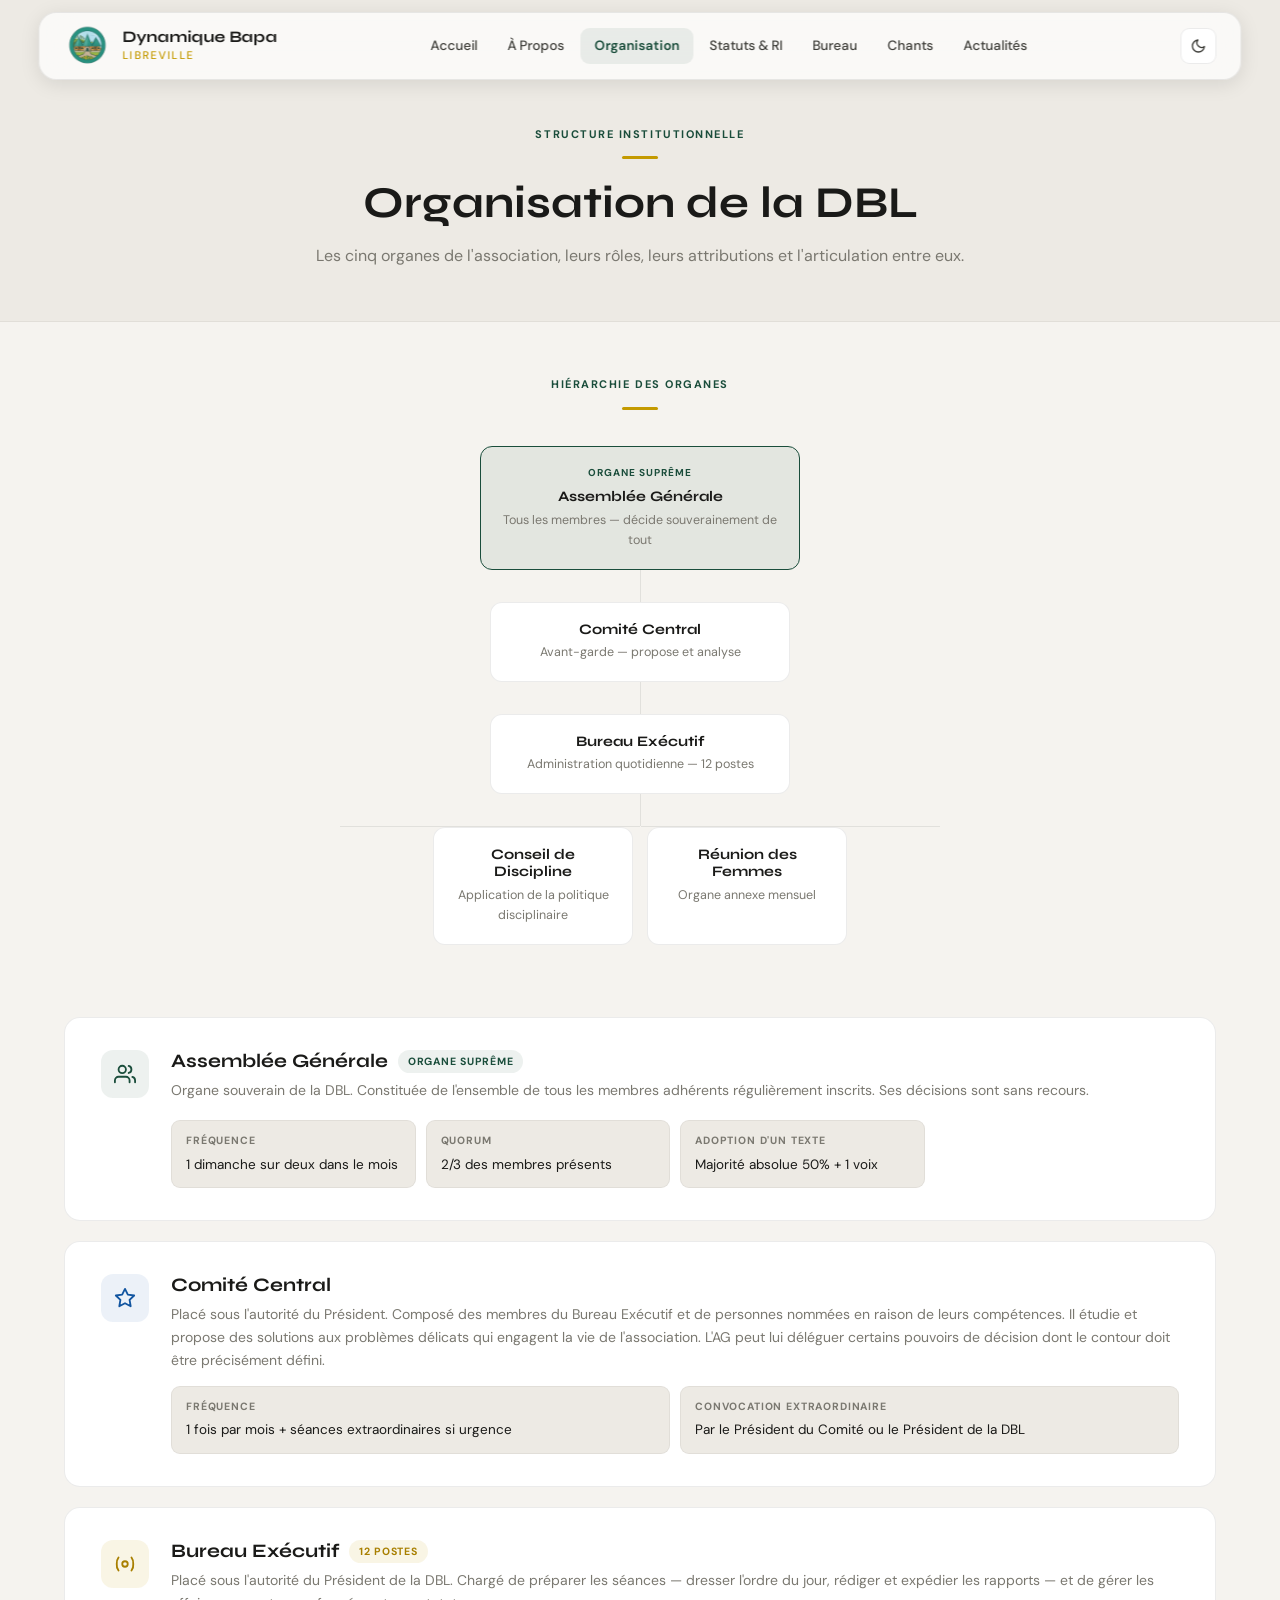
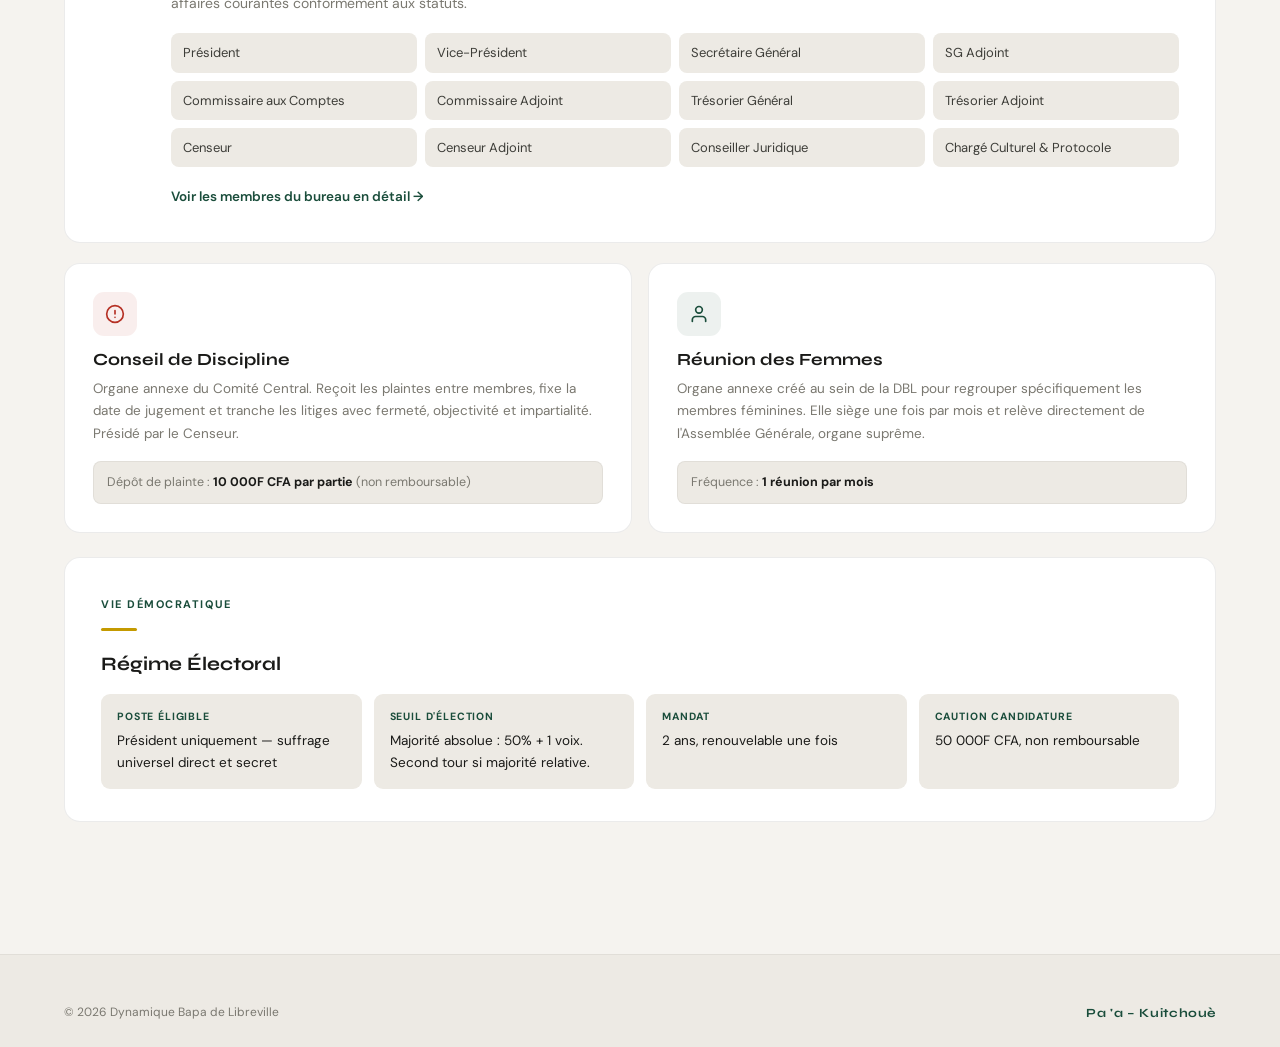
<file: organisation.html>
<!DOCTYPE html>
<html lang="fr">
<head>
  <meta charset="UTF-8"/>
  <meta name="viewport" content="width=device-width, initial-scale=1.0"/>
  <title>Organisation — DBL</title>
  <link rel="stylesheet" href="style.css"/>
  <link href="https://unpkg.com/aos@2.3.1/dist/aos.css" rel="stylesheet"/>
  <script>(function(){ document.documentElement.setAttribute('data-theme', localStorage.getItem('dbl-theme')||'light'); })();</script>
</head>
<body>
<main>
<div class="page-hero">
  <div class="page-hero-inner">
    <span class="eyebrow">Structure institutionnelle</span>
    <div class="divider" style="margin:10px auto 18px;"></div>
    <h1>Organisation de la DBL</h1>
    <p>Les cinq organes de l'association, leurs rôles, leurs attributions et l'articulation entre eux.</p>
  </div>
</div>

<section class="section" style="padding-top:48px;">

  <!-- ORGANIGRAMME -->
  <div style="margin-bottom:72px;" data-aos="fade-up">
    <div style="text-align:center;margin-bottom:36px;">
      <span class="eyebrow">Hiérarchie des organes</span>
      <div class="divider" style="margin:10px auto 0;"></div>
    </div>

    <div style="max-width:840px;margin:0 auto;">
      <!-- AG -->
      <div style="max-width:320px;margin:0 auto;">
        <div class="org-node" style="border-color:var(--green);background:var(--green-tint);">
          <div style="font-size:10px;font-weight:700;letter-spacing:.1em;text-transform:uppercase;color:var(--green);margin-bottom:7px;">Organe suprême</div>
          <h4>Assemblée Générale</h4>
          <p>Tous les membres — décide souverainement de tout</p>
        </div>
      </div>
      <div class="org-connector"></div>

      <!-- Comité Central -->
      <div style="max-width:300px;margin:0 auto;">
        <div class="org-node">
          <h4>Comité Central</h4>
          <p>Avant-garde — propose et analyse</p>
        </div>
      </div>
      <div class="org-connector"></div>

      <!-- Bureau Exécutif -->
      <div style="max-width:300px;margin:0 auto;">
        <div class="org-node">
          <h4>Bureau Exécutif</h4>
          <p>Administration quotidienne — 12 postes</p>
        </div>
      </div>

      <!-- Bifurcation vers les 2 annexes -->
      <div style="display:flex;justify-content:center;margin:0 auto;max-width:600px;">
        <div style="flex:1;height:1px;background:var(--border);margin-top:32px;"></div>
        <div style="width:1px;height:32px;background:var(--border);"></div>
        <div style="flex:1;height:1px;background:var(--border);margin-top:32px;"></div>
      </div>

      <div class="org-row">
        <div class="org-node">
          <h4>Conseil de Discipline</h4>
          <p>Application de la politique disciplinaire</p>
        </div>
        <div class="org-node">
          <h4>Réunion des Femmes</h4>
          <p>Organe annexe mensuel</p>
        </div>
      </div>
    </div>
  </div>


  <!-- FICHES ORGANES -->

  <div style="display:flex;flex-direction:column;gap:20px;">

    <!-- AG -->
    <div class="org-card" data-aos="fade-up">
      <div class="org-card-inner">
        <div style="width:48px;height:48px;border-radius:12px;background:var(--green-tint);display:flex;align-items:center;justify-content:center;flex-shrink:0;">
          <svg width="22" height="22" viewBox="0 0 24 24" fill="none" stroke="var(--green)" stroke-width="2" stroke-linecap="round" stroke-linejoin="round"><path d="M17 21v-2a4 4 0 0 0-4-4H5a4 4 0 0 0-4 4v2"/><circle cx="9" cy="7" r="4"/><path d="M23 21v-2a4 4 0 0 0-3-3.87"/><path d="M16 3.13a4 4 0 0 1 0 7.75"/></svg>
        </div>
        <div style="flex:1;">
          <div style="display:flex;align-items:center;gap:10px;margin-bottom:6px;flex-wrap:wrap;">
            <h3 style="font-size:19px;">Assemblée Générale</h3>
            <span class="tag tag-green">Organe suprême</span>
          </div>
          <p style="color:var(--muted);font-size:14px;margin-bottom:18px;line-height:1.65;">Organe souverain de la DBL. Constituée de l'ensemble de tous les membres adhérents régulièrement inscrits. Ses décisions sont sans recours.</p>
          <div style="display:grid;grid-template-columns:repeat(auto-fill,minmax(200px,1fr));gap:10px;">
            <div style="padding:11px 14px;border-radius:9px;background:var(--bg2);border:1px solid var(--border2);">
              <div style="font-size:10.5px;font-weight:700;text-transform:uppercase;letter-spacing:.08em;color:var(--muted);margin-bottom:4px;">Fréquence</div>
              <div style="font-size:13.5px;color:var(--text);">1 dimanche sur deux dans le mois</div>
            </div>
            <div style="padding:11px 14px;border-radius:9px;background:var(--bg2);border:1px solid var(--border2);">
              <div style="font-size:10.5px;font-weight:700;text-transform:uppercase;letter-spacing:.08em;color:var(--muted);margin-bottom:4px;">Quorum</div>
              <div style="font-size:13.5px;color:var(--text);">2/3 des membres présents</div>
            </div>
            <div style="padding:11px 14px;border-radius:9px;background:var(--bg2);border:1px solid var(--border2);">
              <div style="font-size:10.5px;font-weight:700;text-transform:uppercase;letter-spacing:.08em;color:var(--muted);margin-bottom:4px;">Adoption d'un texte</div>
              <div style="font-size:13.5px;color:var(--text);">Majorité absolue 50% + 1 voix</div>
            </div>
          </div>
        </div>
      </div>
    </div>

    <!-- Comité Central -->
    <div class="org-card" data-aos="fade-up">
      <div class="org-card-inner">
        <div style="width:48px;height:48px;border-radius:12px;background:var(--blue-tint);display:flex;align-items:center;justify-content:center;flex-shrink:0;">
          <svg width="22" height="22" viewBox="0 0 24 24" fill="none" stroke="var(--blue)" stroke-width="2" stroke-linecap="round" stroke-linejoin="round"><polygon points="12 2 15.09 8.26 22 9.27 17 14.14 18.18 21.02 12 17.77 5.82 21.02 7 14.14 2 9.27 8.91 8.26 12 2"/></svg>
        </div>
        <div style="flex:1;">
          <div style="display:flex;align-items:center;gap:10px;margin-bottom:6px;flex-wrap:wrap;">
            <h3 style="font-size:19px;">Comité Central</h3>
          </div>
          <p style="color:var(--muted);font-size:14px;margin-bottom:14px;line-height:1.65;">Placé sous l'autorité du Président. Composé des membres du Bureau Exécutif et de personnes nommées en raison de leurs compétences. Il étudie et propose des solutions aux problèmes délicats qui engagent la vie de l'association. L'AG peut lui déléguer certains pouvoirs de décision dont le contour doit être précisément défini.</p>
          <div class="grid-2" style="gap:10px;">
            <div style="padding:11px 14px;border-radius:9px;background:var(--bg2);border:1px solid var(--border2);">
              <div style="font-size:10.5px;font-weight:700;text-transform:uppercase;letter-spacing:.08em;color:var(--muted);margin-bottom:4px;">Fréquence</div>
              <div style="font-size:13.5px;color:var(--text);">1 fois par mois + séances extraordinaires si urgence</div>
            </div>
            <div style="padding:11px 14px;border-radius:9px;background:var(--bg2);border:1px solid var(--border2);">
              <div style="font-size:10.5px;font-weight:700;text-transform:uppercase;letter-spacing:.08em;color:var(--muted);margin-bottom:4px;">Convocation extraordinaire</div>
              <div style="font-size:13.5px;color:var(--text);">Par le Président du Comité ou le Président de la DBL</div>
            </div>
          </div>
        </div>
      </div>
    </div>

    <!-- Bureau Exécutif -->
    <div class="org-card" data-aos="fade-up">
      <div class="org-card-inner">
        <div style="width:48px;height:48px;border-radius:12px;background:var(--gold-tint);display:flex;align-items:center;justify-content:center;flex-shrink:0;">
          <svg width="22" height="22" viewBox="0 0 24 24" fill="none" stroke="var(--gold2)" stroke-width="2" stroke-linecap="round" stroke-linejoin="round"><circle cx="12" cy="12" r="3"/><path d="M19.07 4.93A10 10 0 0 1 21 12a10 10 0 0 1-1.93 7.07"/><path d="M4.93 4.93A10 10 0 0 0 3 12a10 10 0 0 0 1.93 7.07"/></svg>
        </div>
        <div style="flex:1;">
          <div style="display:flex;align-items:center;gap:10px;margin-bottom:6px;flex-wrap:wrap;">
            <h3 style="font-size:19px;">Bureau Exécutif</h3>
            <span class="tag tag-gold">12 postes</span>
          </div>
          <p style="color:var(--muted);font-size:14px;margin-bottom:18px;line-height:1.65;">Placé sous l'autorité du Président de la DBL. Chargé de préparer les séances — dresser l'ordre du jour, rédiger et expédier les rapports — et de gérer les affaires courantes conformément aux statuts.</p>
                    <div style="display:grid;grid-template-columns:repeat(auto-fill,minmax(200px,1fr));gap:8px;">
            <div style="padding:9px 12px;border-radius:8px;background:var(--bg2);font-size:13px;color:var(--text2);">Président</div>
            <div style="padding:9px 12px;border-radius:8px;background:var(--bg2);font-size:13px;color:var(--text2);">Vice-Président</div>
            <div style="padding:9px 12px;border-radius:8px;background:var(--bg2);font-size:13px;color:var(--text2);">Secrétaire Général</div>
            <div style="padding:9px 12px;border-radius:8px;background:var(--bg2);font-size:13px;color:var(--text2);">SG Adjoint</div>
            <div style="padding:9px 12px;border-radius:8px;background:var(--bg2);font-size:13px;color:var(--text2);">Commissaire aux Comptes</div>
            <div style="padding:9px 12px;border-radius:8px;background:var(--bg2);font-size:13px;color:var(--text2);">Commissaire Adjoint</div>
            <div style="padding:9px 12px;border-radius:8px;background:var(--bg2);font-size:13px;color:var(--text2);">Trésorier Général</div>
            <div style="padding:9px 12px;border-radius:8px;background:var(--bg2);font-size:13px;color:var(--text2);">Trésorier Adjoint</div>
            <div style="padding:9px 12px;border-radius:8px;background:var(--bg2);font-size:13px;color:var(--text2);">Censeur</div>
            <div style="padding:9px 12px;border-radius:8px;background:var(--bg2);font-size:13px;color:var(--text2);">Censeur Adjoint</div>
            <div style="padding:9px 12px;border-radius:8px;background:var(--bg2);font-size:13px;color:var(--text2);">Conseiller Juridique</div>
            <div style="padding:9px 12px;border-radius:8px;background:var(--bg2);font-size:13px;color:var(--text2);">Chargé Culturel &amp; Protocole</div>
          </div>
          <div style="margin-top:16px;">
            <a href="bureau.html" class="btn-text">Voir les membres du bureau en détail &rarr;</a>
          </div>
        </div>
      </div>
    </div>

    <!-- Conseil de Discipline + Réunion femmes -->
    <div class="grid-2" data-aos="fade-up">

      <div class="org-card-sm">
        <div style="width:44px;height:44px;border-radius:11px;background:var(--red-tint);display:flex;align-items:center;justify-content:center;margin-bottom:14px;">
          <svg width="20" height="20" viewBox="0 0 24 24" fill="none" stroke="var(--red)" stroke-width="2" stroke-linecap="round" stroke-linejoin="round"><circle cx="12" cy="12" r="10"/><line x1="12" y1="8" x2="12" y2="12"/><line x1="12" y1="16" x2="12.01" y2="16"/></svg>
        </div>
        <h3 style="font-size:17px;margin-bottom:8px;">Conseil de Discipline</h3>
        <p style="color:var(--muted);font-size:13.5px;line-height:1.65;margin-bottom:16px;">Organe annexe du Comité Central. Reçoit les plaintes entre membres, fixe la date de jugement et tranche les litiges avec fermeté, objectivité et impartialité. Présidé par le Censeur.</p>
        <div style="padding:10px 13px;border-radius:8px;background:var(--bg2);border:1px solid var(--border2);font-size:12.5px;color:var(--muted);">
          Dépôt de plainte : <strong style="color:var(--text);">10 000F CFA par partie</strong> (non remboursable)
        </div>
      </div>

      <div class="org-card-sm">
        <div style="width:44px;height:44px;border-radius:11px;background:var(--green-tint);display:flex;align-items:center;justify-content:center;margin-bottom:14px;">
          <svg width="20" height="20" viewBox="0 0 24 24" fill="none" stroke="var(--green)" stroke-width="2" stroke-linecap="round" stroke-linejoin="round"><path d="M20 21v-2a4 4 0 0 0-4-4H8a4 4 0 0 0-4 4v2"/><circle cx="12" cy="7" r="4"/></svg>
        </div>
        <h3 style="font-size:17px;margin-bottom:8px;">Réunion des Femmes</h3>
        <p style="color:var(--muted);font-size:13.5px;line-height:1.65;margin-bottom:16px;">Organe annexe créé au sein de la DBL pour regrouper spécifiquement les membres féminines. Elle siège une fois par mois et relève directement de l'Assemblée Générale, organe suprême.</p>
        <div style="padding:10px 13px;border-radius:8px;background:var(--bg2);border:1px solid var(--border2);font-size:12.5px;color:var(--muted);">
          Fréquence : <strong style="color:var(--text);">1 réunion par mois</strong>
        </div>
      </div>
    </div>

    <!-- Régime Electoral -->
    <div class="org-card" style="margin-top:4px;" data-aos="fade-up">
      <span class="eyebrow">Vie démocratique</span>
      <div class="divider"></div>
      <h3 style="font-size:19px;margin-bottom:18px;">Régime Électoral</h3>
      <div style="display:grid;grid-template-columns:repeat(auto-fill,minmax(210px,1fr));gap:12px;">
        <div style="padding:14px 16px;border-radius:9px;background:var(--bg2);">
          <div style="font-size:10.5px;font-weight:700;color:var(--green);text-transform:uppercase;letter-spacing:.08em;margin-bottom:5px;">Poste éligible</div>
          <div style="font-size:13.5px;color:var(--text);">Président uniquement — suffrage universel direct et secret</div>
        </div>
        <div style="padding:14px 16px;border-radius:9px;background:var(--bg2);">
          <div style="font-size:10.5px;font-weight:700;color:var(--green);text-transform:uppercase;letter-spacing:.08em;margin-bottom:5px;">Seuil d'élection</div>
          <div style="font-size:13.5px;color:var(--text);">Majorité absolue : 50% + 1 voix. Second tour si majorité relative.</div>
        </div>
        <div style="padding:14px 16px;border-radius:9px;background:var(--bg2);">
          <div style="font-size:10.5px;font-weight:700;color:var(--green);text-transform:uppercase;letter-spacing:.08em;margin-bottom:5px;">Mandat</div>
          <div style="font-size:13.5px;color:var(--text);">2 ans, renouvelable une fois</div>
        </div>
        <div style="padding:14px 16px;border-radius:9px;background:var(--bg2);">
          <div style="font-size:10.5px;font-weight:700;color:var(--green);text-transform:uppercase;letter-spacing:.08em;margin-bottom:5px;">Caution candidature</div>
          <div style="font-size:13.5px;color:var(--text);">50 000F CFA, non remboursable</div>
        </div>
      </div>
    </div>

  </div>
</section>
</main>
<footer>
  <div class="footer-inner">
    <div class="footer-bottom" style="border-top:none;padding-top:0;">
      <span>© 2026 Dynamique Bapa de Libreville</span>
      <span class="footer-devise">Pa 'a – Kuitchouè</span>
    </div>
  </div>
</footer>
<script src="https://unpkg.com/aos@2.3.1/dist/aos.js"></script>
<script src="nav-common.js"></script>
<script>initNav('organisation'); AOS.init({ once:true, offset:50, duration:650 });</script>
</body>
</html>
</file>
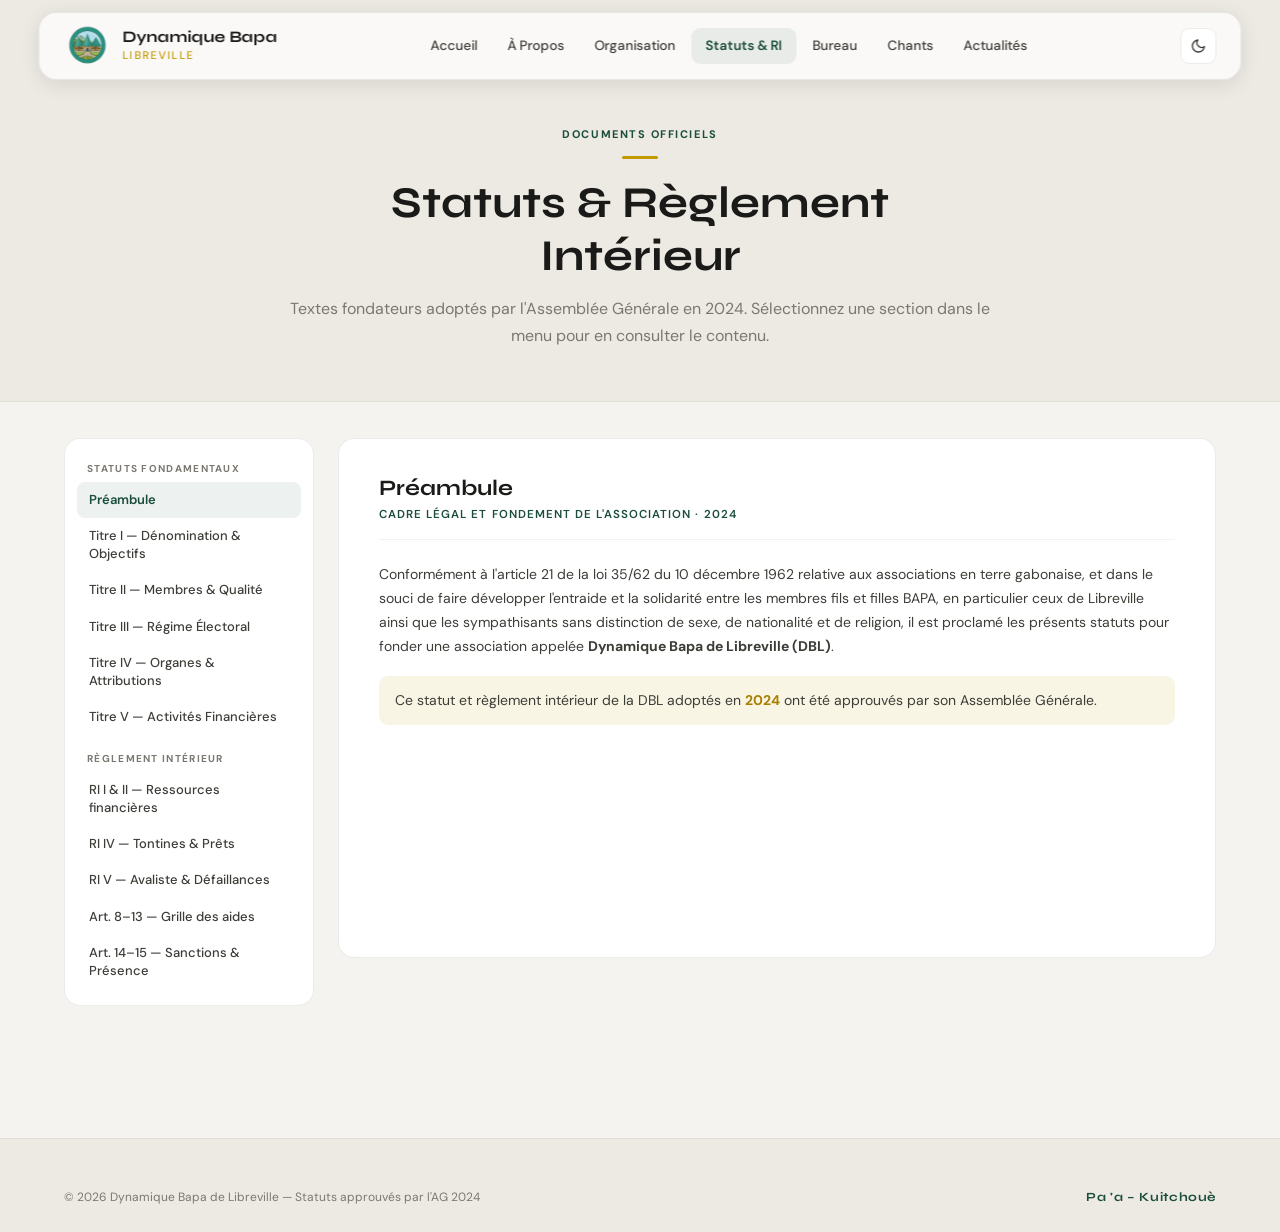
<file: statuts.html>
<!DOCTYPE html>
<html lang="fr">
<head>
  <meta charset="UTF-8"/>
  <meta name="viewport" content="width=device-width, initial-scale=1.0"/>
  <title>Statuts &amp; Règlement Intérieur — DBL</title>
  <link rel="stylesheet" href="style.css"/>
  <link href="https://unpkg.com/aos@2.3.1/dist/aos.css" rel="stylesheet"/>
  <script>(function(){ document.documentElement.setAttribute('data-theme', localStorage.getItem('dbl-theme')||'light'); })();</script>
</head>
<body>
<main>

<div class="page-hero">
  <div class="page-hero-inner">
    <span class="eyebrow">Documents officiels</span>
    <div class="divider" style="margin:10px auto 18px;"></div>
    <h1>Statuts &amp; Règlement Intérieur</h1>
    <p>Textes fondateurs adoptés par l'Assemblée Générale en 2024. Sélectionnez une section dans le menu pour en consulter le contenu.</p>
  </div>
</div>

<section class="section" style="padding-top:36px;">
  <div class="statuts-layout">

    <!-- SIDEBAR -->
    <nav class="statuts-nav">
      <span class="snav-label">Statuts fondamentaux</span>
      <button class="snav-btn active" onclick="showSection('preambule')">Préambule</button>
      <button class="snav-btn" onclick="showSection('titre1')">Titre I — Dénomination &amp; Objectifs</button>
      <button class="snav-btn" onclick="showSection('titre2')">Titre II — Membres &amp; Qualité</button>
      <button class="snav-btn" onclick="showSection('titre3')">Titre III — Régime Électoral</button>
      <button class="snav-btn" onclick="showSection('titre4')">Titre IV — Organes &amp; Attributions</button>
      <button class="snav-btn" onclick="showSection('titre5')">Titre V — Activités Financières</button>

      <span class="snav-label" style="margin-top:10px;">Règlement Intérieur</span>
      <button class="snav-btn" onclick="showSection('ri-ressources')">RI I &amp; II — Ressources financières</button>
      <button class="snav-btn" onclick="showSection('ri-tontines')">RI IV — Tontines &amp; Prêts</button>
      <button class="snav-btn" onclick="showSection('ri-avaliste')">RI V — Avaliste &amp; Défaillances</button>
      <button class="snav-btn" onclick="showSection('ri-aides')">Art. 8–13 — Grille des aides</button>
      <button class="snav-btn" onclick="showSection('ri-sanctions')">Art. 14–15 — Sanctions &amp; Présence</button>
    </nav>

    <!-- VIEWER -->
    <div class="statuts-viewer" id="viewer"></div>
  </div>
</section>
</main>

<footer>
  <div class="footer-inner">
    <div class="footer-bottom" style="border-top:none;padding-top:0;">
      <span>© 2026 Dynamique Bapa de Libreville — Statuts approuvés par l'AG 2024</span>
      <span class="footer-devise">Pa 'a – Kuitchouè</span>
    </div>
  </div>
</footer>

<script src="https://unpkg.com/aos@2.3.1/dist/aos.js"></script>
<script src="nav-common.js"></script>
<script>
const SECTIONS = {

preambule: `
<h2 class="sv-title">Préambule</h2>
<span class="sv-sub">Cadre légal et fondement de l'association · 2024</span>
<div class="sv-art">
  <p>Conformément à l'article 21 de la loi 35/62 du 10 décembre 1962 relative aux associations en terre gabonaise, et dans le souci de faire développer l'entraide et la solidarité entre les membres fils et filles BAPA, en particulier ceux de Libreville ainsi que les sympathisants sans distinction de sexe, de nationalité et de religion, il est proclamé les présents statuts pour fonder une association appelée <strong>Dynamique Bapa de Libreville (DBL)</strong>.</p>
  <div class="sv-highlight" style="margin-top:18px;">Ce statut et règlement intérieur de la DBL adoptés en <strong>2024</strong> ont été approuvés par son Assemblée Générale.</div>
</div>
`,

titre1: `
<h2 class="sv-title">Titre I — Dénomination, Devise, Objectifs, Siège</h2>
<span class="sv-sub">Articles 1 à 4</span>
<div class="sv-art">
  <h4>Article 1 · La Création</h4>
  <p>Il a été créé à Libreville au Gabon une association dénommée <strong>« Dynamique Bapa de Libreville (DBL) »</strong>.</p>
</div>
<div class="sv-art">
  <h4>Article 2 · La Devise</h4>
  <p>Le slogan de la DBL est <strong>« Pa 'a – Kuitchouè »</strong> qui signifie <em>Bapa – Uni</em>. Tout adhérent doit prononcer ce slogan à son entrée à chaque séance de réunion.</p>
  <div class="sv-highlight">Devise officielle : <strong>Union · Fraternité · Amour</strong></div>
</div>
<div class="sv-art">
  <h4>Article 3 · Le Siège</h4>
  <p>Provisoirement, la DBL siège chez M. KAMOGNE Boniface au quartier PK11, Libreville. Il peut être déplacé à la majorité des deux tiers (2/3) des membres présents à l'Assemblée Générale.</p>
</div>
<div class="sv-art">
  <h4>Article 4 · Les Objectifs</h4>
  <p>La DBL est une association apolitique et à but non lucratif. Ses principaux objectifs :</p>
  <ul>
    <li>Développer entre les membres des relations familiales fondées sur le respect et la confiance.</li>
    <li>Régler les différends de toutes natures pouvant opposer les membres.</li>
    <li>Développer l'entraide ainsi que la réflexion sur les problèmes liés au développement de la DBL et du village Bapa.</li>
    <li>Lutter contre les fléaux tels que l'hypocrisie, la calomnie et la malhonnêteté au sein de la DBL.</li>
  </ul>
</div>
`,

titre2: `
<h2 class="sv-title">Titre II — Durée &amp; Qualité de Membre</h2>
<span class="sv-sub">Articles 5 à 7</span>
<div class="sv-art">
  <h4>Article 5 · Durée de vie</h4>
  <div class="sv-highlight">La DBL a une durée de vie de <strong>99 ans</strong>.</div>
</div>
<div class="sv-art">
  <h4>Article 6 · La qualité des membres</h4>
  <ul>
    <li>Peut être membre tout ressortissant du village Bapa.</li>
    <li>L'adhésion peut être étendue à tout sympathisant parrainé par un ressortissant Bapa résidant au Gabon, qui accepte de se soumettre aux dispositions du présent statut.</li>
    <li>L'appréciation de toute demande d'adhésion est laissée à la discrétion du Bureau Exécutif.</li>
    <li>À l'inscription : fournir au moins deux numéros de contacts au Cameroun, son statut matrimonial et sa filiation.</li>
    <li>Tout membre doit être inscrit dans la tontine de présence.</li>
    <li>Tout adhérent doit accepter et respecter les statuts et le règlement intérieur.</li>
  </ul>
</div>
<div class="sv-art">
  <h4>Article 7 · Perte de la qualité de membre</h4>
  <p>La qualité de membre est perdue en cas de <strong>décès</strong>, <strong>démission</strong> (lettre de démission + copie pièce d'identité pour les résidents hors Libreville) ou <strong>exclusion</strong>.</p>
  <div class="sv-highlight">La perte de la qualité de membre <strong>n'entraîne pas</strong> le remboursement des fonds d'aide.</div>
</div>
`,

titre3: `
<h2 class="sv-title">Titre III — Élections au sein de la DBL</h2>
<span class="sv-sub">Articles 8 à 13</span>
<div class="sv-art">
  <h4>Article 8 · Poste électif</h4>
  <p>Le seul poste électif est celui de <strong>Président</strong>. Il est élu au suffrage universel direct et secret à la majorité absolue de 50% + 1 voix. En cas de majorité relative, un second tour est organisé.</p>
</div>
<div class="sv-art">
  <h4>Article 9 · Mandat</h4>
  <div class="sv-highlight">Le mandat du Président est de <strong>2 ans, renouvelable une fois</strong>.</div>
</div>
<div class="sv-art">
  <h4>Article 10 · Conditions d'éligibilité</h4>
  <ul>
    <li>Être fils ou fille Bapa résident à Libreville, de nationalité camerounaise.</li>
    <li>Être inscrit au sein de la DBL et en situation régulière sur le territoire gabonais.</li>
    <li>Avoir une bonne moralité reconnue au sein de la DBL.</li>
    <li>Déposer une caution de <strong>50 000F CFA</strong> (non remboursable) servant à l'organisation des élections.</li>
    <li>Aller au village au moins une fois par an.</li>
    <li>Être marié(e) et posséder une résidence fixe.</li>
  </ul>
</div>
<div class="sv-art">
  <h4>Article 11 · Commission Électorale</h4>
  <p>L'AG crée une commission de 4 membres (Président, Secrétaire, Trésorier, Conseiller) chargée du calendrier électoral, de l'enregistrement des candidatures, de la supervision du vote et de la proclamation des résultats.</p>
</div>
<div class="sv-art">
  <h4>Articles 12 &amp; 13 · Corps et liste électoraux</h4>
  <p>Le corps électoral est composé de tous les adhérents inscrits. La liste électorale complète doit être rendue publique et affichée au siège une semaine avant le jour des élections.</p>
</div>
`,

titre4: `
<h2 class="sv-title">Titre IV — Les Organes &amp; leurs Attributions</h2>
<span class="sv-sub">Articles 14 à 16</span>
<div class="sv-art">
  <h4>Article 14 · Les cinq organes de la DBL</h4>
  <ul>
    <li>L'Assemblée Générale</li>
    <li>Le Comité Central</li>
    <li>Le Bureau Exécutif</li>
    <li>Le Conseil de Discipline</li>
    <li>La Réunion des Femmes</li>
  </ul>
</div>
<div class="sv-art">
  <h4>Article 16a · Le Président de la DBL</h4>
  <ul>
    <li>Représente le chef Bapa au sein de l'association.</li>
    <li>Garant des statuts et règlement intérieur, veille à leur bonne application.</li>
    <li>Représente la DBL auprès des institutions supérieures (Hauts Plateaux, Région, Ambassade).</li>
    <li>Ordonnateur principal des dépenses.</li>
    <li>Peut révoquer un président de séance qui ne dirige pas conformément aux textes.</li>
    <li>Dispose d'un pouvoir discrétionnaire.</li>
  </ul>
</div>
<div class="sv-art">
  <h4>Article 16b · Le Vice-Président</h4>
  <ul>
    <li>Assure l'intérim du Président en cas d'empêchement de courte durée.</li>
    <li>En cas de vacance (décès ou absence ≥ 6 mois), assure l'intérim jusqu'à la fin du mandat.</li>
  </ul>
</div>
<div class="sv-art">
  <h4>Article 16c · Le Secrétaire Général</h4>
  <ul>
    <li>Assure la régulation administrative — tient les documents, propose l'ordre du jour, nomme le président de séance.</li>
    <li>Assure l'intérim en cas d'absence simultanée du Président et du Vice-Président.</li>
  </ul>
</div>
<div class="sv-art">
  <h4>Article 16e · Le Commissaire aux Comptes</h4>
  <ul>
    <li>Dirige la comptabilité et vérifie la régularité des écritures.</li>
    <li>Présente régulièrement un bilan détaillé de la situation financière.</li>
    <li>Tient les documents d'entrées et sorties des activités financières.</li>
  </ul>
</div>
<div class="sv-art">
  <h4>Article 16f · Les Trésoriers</h4>
  <ul>
    <li><strong>Trésorier Général</strong> : revenus hors banques (tontines scolaire et annuelle), garde en caisse max. 200 000F CFA.</li>
    <li><strong>Trésorier Adjoint</strong> : revenus des banques lucratives uniquement.</li>
  </ul>
</div>
<div class="sv-art">
  <h4>Article 16g · Le Censeur</h4>
  <ul>
    <li>Veille au maintien de la discipline pendant les séances et délégations.</li>
    <li>Applique les sanctions conformément au règlement intérieur.</li>
    <li>Placé sous l'autorité du président de séance.</li>
  </ul>
</div>
<div class="sv-art">
  <h4>Article 16h · Le Chargé du Protocole</h4>
  <ul>
    <li>Assure l'ordre protocolaire dans les séances et manifestations.</li>
    <li>Chargé de l'achat et distribution des boissons, de l'accueil des membres et invités.</li>
  </ul>
</div>
`,

titre5: `
<h2 class="sv-title">Titre V — Activités Financières &amp; Fond d'Entraide</h2>
<span class="sv-sub">Articles 17 &amp; 18</span>
<div class="sv-art">
  <h4>Article 17 · Activités financières</h4>
  <ul>
    <li>La tontine de présence (obligatoire pour tous).</li>
    <li>Les tontines facultatives (quinzaine et mensuelles).</li>
    <li>Une caisse mutuelle : banque économique et banque scolaire.</li>
  </ul>
</div>
<div class="sv-art">
  <h4>Article 18 · Fond d'entraide et de solidarité</h4>
  <p>Assistance financière accordée en cas de : maladie, décès (père, mère, enfants, conjoint), mariage, naissance.</p>
</div>
`,

'ri-ressources': `
<h2 class="sv-title">RI — Ressources Financières</h2>
<span class="sv-sub">Règlement Intérieur · Titres I &amp; II · Articles 1 à 4</span>
<div class="sv-art">
  <h4>Article 2 · Constitution des ressources</h4>
  <p><strong>Ressources permanentes :</strong></p>
  <div class="sv-highlight">Fond d'aide et de solidarité : <strong>150 000F CFA par membre</strong>. À reconstituer dans un délai de 3 mois par collecte directe ou tontine au sein de la DBL.</div>
  <p style="margin-top:12px;">La reconstitution est calculée en divisant le montant par le nombre d'adhérents concernés ; elle est défalquée du fond de chaque membre après exactement 1 mois.</p>
  <p style="margin-top:10px;"><strong>Ressources occasionnelles :</strong> dons financiers, sanctions diverses, sommes reçues lors des manifestations heureuses ou malheureuses.</p>
</div>
<div class="sv-art">
  <h4>Article 3 · La Trésorerie</h4>
  <p>La DBL dispose d'un compte courant bancaire. Les trésoriers versent les ressources dans un délai d'une semaine contre présentation de reçus.</p>
  <div class="sv-highlight">Le Trésorier Général peut conserver en caisse au maximum <strong>200 000F CFA</strong> pour les affaires courantes.</div>
</div>
<div class="sv-art">
  <h4>Décaissements bancaires</h4>
  <p>L'AG désigne <strong>3 signataires</strong>. Deux d'entre eux (dont le Président, signataire de droit) sont requis pour tout décaissement. Les deux autres sont désignés par l'AG selon leur moralité et disponibilité.</p>
</div>
`,

'ri-tontines': `
<h2 class="sv-title">RI — Tontines &amp; Conditions de Prêt</h2>
<span class="sv-sub">Règlement Intérieur · Titre IV · Article 5</span>
<div class="sv-art">
  <h4>Tableau des tontines</h4>
  <div class="sv-table-wrap"><table class="sv-table">
    <thead><tr><th>Type</th><th>Mise</th><th>Fréquence</th><th>Caractère</th></tr></thead>
    <tbody>
      <tr><td>Tontine de présence</td><td class="sv-amount">2 000F + 1 000F collation</td><td>Chaque réunion</td><td>Obligatoire</td></tr>
      <tr><td>Tontine quinzaine</td><td class="sv-amount">10 000F ou multiples de 10 000F</td><td>chaque réunion</td><td>Facultatif</td></tr>
      <tr><td>Tontine mensuelle</td><td class="sv-amount">50 000F ou multiples de 50 000FF</td><td>une réunion sur deux</td><td>Facultatif</td></tr>
    </tbody>
  </table></div>
  <p style="margin-top:10px;font-size:13px;color:var(--muted);">En début de chaque tontine, un tirage au sort établit l'ordre des bénéficiaires. Chaque bénéficiaire doit présenter un avaliste.</p>
</div>
<div class="sv-art">
  <h4>Conditions de prêt à la banque</h4>
  <ul>
    <li>Être adhérent régulier avec fond d'aide complet.</li>
    <li>Être épargnant actif à la banque.</li>
    <li>Ne pas avoir avalisé quelqu'un dans une banque en cours.</li>
    <li>Avoir cotisé au moins le montant sollicité.</li>
    <li>Si le prêt dépasse la mise : présenter un avaliste solvable dont la mise combinée couvre au moins la moitié du prêt, ou une tontine non bénéficiée de valeur équivalente.</li>
  </ul>
</div>
<div class="sv-art">
  <h4>Reconduite et défaillance</h4>
  <ul>
    <li>Si les intérêts sont payés à l'échéance : reconduction pour 2 mois au même taux.</li>
    <li>En cas de défaillance : reconduction tacite (capital + intérêts cumulés) pour 1 mois au même taux, renouvelée jusqu'au remboursement total.</li>
    <li>Toute tontine cotisée par le défaillant est saisie automatiquement pour remboursement.</li>
    <li>Les mouvements de prêts s'arrêtent 2 mois avant la cassation de chaque banque.</li>
  </ul>
</div>
`,

'ri-avaliste': `
<h2 class="sv-title">RI — L'Avaliste &amp; les Défaillances</h2>
<span class="sv-sub">Règlement Intérieur · Titre V · Articles 6 &amp; 7</span>
<div class="sv-art">
  <h4>Article 6 · L'avaliste</h4>
  <p>Ne peut être avaliste qu'un cotisant ayant le <strong>fond d'aide complet</strong>. Un avaliste ne peut avaliser plus de <strong>2 personnes</strong> simultanément.</p>
  <div class="sv-highlight">L'avaliste est solidairement responsable des défaillances de tontine et du non-remboursement des sommes empruntées par la personne qu'il a avalisée.</div>
</div>
<div class="sv-art">
  <h4>Article 7 · Barème des amendes par défaillance</h4>
  <div class="sv-table-wrap"><table class="sv-table">
    <thead><tr><th>Tontine</th><th>Amende non-bénéficiaire</th><th>Amende bénéficiaire</th></tr></thead>
    <tbody>
      <tr><td>Présence</td><td class="sv-amount">1 000F</td><td class="sv-amount">1 000F</td></tr>
      <tr><td>10 000F</td><td class="sv-amount">2 500F</td><td class="sv-amount">5 000F</td></tr>
      <tr><td>5 000F</td><td class="sv-amount">1 250F</td><td class="sv-amount">2 500F</td></tr>
      <tr><td>50 000F</td><td class="sv-amount">12 500F</td><td class="sv-amount">25 000F</td></tr>
      <tr><td>100 000F</td><td class="sv-amount">25 000F</td><td class="sv-amount">50 000F</td></tr>
    </tbody>
  </table></div>
  <p style="margin-top:10px;font-size:13px;color:var(--muted);">3 défaillances consécutives d'un non-bénéficiaire entraînent son exclusion d'office de la tontine jusqu'à la fin du cycle. Il perçoit à la fin les sommes déjà cotisées, après paiement de toutes les pénalités.</p>
</div>
`,

'ri-aides': `
<h2 class="sv-title">RI — Grille Officielle des Aides</h2>
<span class="sv-sub">Règlement Intérieur · Articles 8 à 13</span>
<div class="sv-art">
  <h4>Condition générale (Article 10)</h4>
  <p>Un membre ne peut bénéficier d'une aide que s'il est <strong>en règle</strong> : fond d'aide complet avant la survenue de l'événement et inscription active dans la tontine de présence.</p>
</div>
<div class="sv-art">
  <h4>Aides aux événements malheureux</h4>
  <div class="sv-table-wrap"><table class="sv-table">
    <thead><tr><th>Événement</th><th>Montant total</th><th>Ventilation</th></tr></thead>
    <tbody>
      <tr>
        <td>Décès d'un adhérent</td>
        <td class="sv-amount">1 050 000F</td>
        <td style="font-size:12.5px;color:var(--muted);">600 000F famille · 50 000F veillée (2 jours) · 400 000F transport 2 délégués au Cameroun</td>
      </tr>
      <tr>
        <td>Décès du père ou de la mère</td>
        <td class="sv-amount">600 000F</td>
        <td style="font-size:12.5px;color:var(--muted);">500 000F voyage Cameroun · 100 000F collation veillée. Accordé une seule fois dans la vie.</td>
      </tr>
      <tr>
        <td>Décès d'un enfant (Gabon)</td>
        <td class="sv-amount">250 000F</td>
        <td style="font-size:12.5px;color:var(--muted);">200 000F cercueil · 50 000F veillée</td>
      </tr>
      <tr>
        <td>Décès d'un enfant (hors Gabon)</td>
        <td class="sv-amount">300 000F</td>
        <td style="font-size:12.5px;color:var(--muted);">250 000F cercueil · 50 000F veillée</td>
      </tr>
      <tr>
        <td>Hospitalisation (3 jours)</td>
        <td class="sv-amount">150 000F</td>
        <td style="font-size:12.5px;color:var(--muted);">Hôpitaux publics ou cliniques agréées CNAMGS uniquement</td>
      </tr>
      <tr>
        <td>Hospitalisation (≥ 8 jours)</td>
        <td class="sv-amount">250 000F</td>
        <td style="font-size:12.5px;color:var(--muted);">Même condition d'établissement</td>
      </tr>
      <tr>
        <td>Césarienne</td>
        <td class="sv-amount">150 000F</td>
        <td style="font-size:12.5px;color:var(--muted);">Forfait unique</td>
      </tr>
      <tr>
        <td>Maladie hors Libreville</td>
        <td class="sv-amount">100 000F</td>
        <td style="font-size:12.5px;color:var(--muted);">Opération chirurgicale ou accident uniquement</td>
      </tr>
    </tbody>
  </table></div>
</div>
<div class="sv-art" style="margin-top:20px;">
  <h4>Aides aux événements joyeux</h4>
  <div class="sv-table-wrap"><table class="sv-table">
    <thead><tr><th>Événement</th><th>Aide DBL</th><th>Conditions et obligations</th></tr></thead>
    <tbody>
      <tr>
        <td>Naissance (voir bébé)</td>
        <td class="sv-amount">150 000F</td>
        <td style="font-size:12.5px;color:var(--muted);">Obligation de recevoir la réunion dans les 7 jours. Chaque adhérent apporte un cadeau (min. 3 000F) + participation obligatoire de 5 000F.</td>
      </tr>
      <tr>
        <td>Mariage</td>
        <td class="sv-amount">250 000F</td>
        <td style="font-size:12.5px;color:var(--muted);">+ collecte obligatoire de 10 000F par adhérent.</td>
      </tr>
      <tr>
        <td>Événements exceptionnels</td>
        <td class="sv-amount">50 000F</td>
        <td style="font-size:12.5px;color:var(--muted);">Anniversaire, installation du bureau, sortie officielle d'un notable. Doit être approuvé par l'AG.</td>
      </tr>
    </tbody>
  </table></div>
</div>
<div class="sv-art" style="margin-top:20px;">
  <h4>Horaires des veillées</h4>
  <ul>
    <li>Veillée ordinaire (père, mère, enfant) : de 21h à minuit avec appel des membres.</li>
    <li>Veillée pour décès d'un adhérent : de 22h à 5h du matin avec appel des membres.</li>
  </ul>
</div>
`,

'ri-sanctions': `
<h2 class="sv-title">RI — Sanctions &amp; Présence aux Réunions</h2>
<span class="sv-sub">Règlement Intérieur · Articles 14 &amp; 15</span>
<div class="sv-art">
  <h4>Article 14 · Barème des sanctions en séance</h4>
  <div class="sv-table-wrap"><table class="sv-table">
    <thead><tr><th>Infraction</th><th>Sanction</th></tr></thead>
    <tbody>
      <tr><td>Retard (après 30 min) — payé à l'entrée</td><td class="sv-amount">500F</td></tr>
      <tr><td>Retard non payé à l'entrée (constaté en salle)</td><td class="sv-amount">1 000F (doublé)</td></tr>
      <tr><td>Retard tontine (après 3 lectures)</td><td class="sv-amount">500F par cahier</td></tr>
      <tr><td>Feuille de tontine arrachée</td><td class="sv-amount">1 500F</td></tr>
      <tr><td>Réouverture d'un cahier soldé</td><td class="sv-amount">1 000F</td></tr>
      <tr><td>Trouble en séance</td><td class="sv-amount">200F</td></tr>
      <tr><td>Trouble excessif</td><td class="sv-amount">Appréciation de l'AG</td></tr>
      <tr><td>Prise de parole sans permission</td><td class="sv-amount">200F</td></tr>
      <tr><td>Couper la parole</td><td class="sv-amount">200F</td></tr>
      <tr><td>Injures ou bagarre</td><td class="sv-amount">Appréciation de l'AG</td></tr>
    </tbody>
  </table></div>
</div>
<div class="sv-art" style="margin-top:18px;">
  <h4>Sanctions lors des veillées</h4>
  <div class="sv-table-wrap"><table class="sv-table">
    <thead><tr><th>Infraction</th><th>Sanction</th></tr></thead>
    <tbody>
      <tr><td>Retard de 30 min</td><td class="sv-amount">500F</td></tr>
      <tr><td>Retard de 1h</td><td class="sv-amount">1 000F</td></tr>
      <tr><td>Abandon de veillée</td><td class="sv-amount">2 000F</td></tr>
      <tr><td>Absence à la veillée</td><td class="sv-amount">15 000F</td></tr>
      <tr><td>Non-participation à l'animation</td><td class="sv-amount">5 000F</td></tr>
    </tbody>
  </table></div>
</div>
<div class="sv-art" style="margin-top:18px;">
  <h4>Article 15 · Présence aux réunions</h4>
  <ul>
    <li>Tout membre doit participer à <strong>au moins 1 séance sur 2</strong>.</li>
    <li>Pour les couples mariés : un élément peut représenter l'autre, mais chacun doit participer à au moins 1 séance par mois.</li>
    <li>Justifications acceptées : maladie ou déplacement uniquement.</li>
    <li>Absence non justifiée : <strong>1 000F CFA</strong>.</li>
    <li>Deux absences consécutives non justifiées : <strong>2 500F CFA</strong>.</li>
    <li>Absence à la séance post-comité : <strong>2 000F CFA</strong>.</li>
  </ul>
</div>
`
};

function showSection(key) {
  const viewer = document.getElementById('viewer');
  viewer.style.opacity = '0';
  setTimeout(() => {
    viewer.innerHTML = SECTIONS[key] || '<p>Section introuvable.</p>';
    viewer.style.opacity = '1';
    viewer.scrollTop = 0;
  }, 160);
  document.querySelectorAll('.snav-btn').forEach(b => b.classList.remove('active'));
  document.querySelectorAll('.snav-btn').forEach(b => {
    if (b.getAttribute('onclick') && b.getAttribute('onclick').includes("'" + key + "'")) b.classList.add('active');
  });
}

document.getElementById('viewer').style.transition = 'opacity .18s';
showSection('preambule');
initNav('statuts');
AOS.init({ once: true, offset: 50, duration: 650 });
</script>
</body>
</html>
</file>
<file: style.css>
@import url('https://fonts.googleapis.com/css2?family=Syne:wght@400;600;700;800&family=DM+Sans:ital,opsz,wght@0,9..40,300;0,9..40,400;0,9..40,500;0,9..40,600;1,9..40,300&display=swap');

/* ===========================
   TOKENS — LIGHT (défaut)
   =========================== */
:root {
  --bg:          #f5f3ef;
  --bg2:         #edeae4;
  --bg3:         #e4e0d8;
  --surface:     #ffffff;
  --surface2:    #f9f7f4;
  --border:      rgba(0,0,0,0.08);
  --border2:     rgba(0,0,0,0.05);
  --text:        #1a1a18;
  --text2:       #3d3d38;
  --muted:       #7a7870;
  --green:       #1a4d3b;
  --green2:      #256b52;
  --green-tint:  rgba(26,77,59,0.08);
  --gold:        #c49a00;
  --gold2:       #a87f00;
  --gold-tint:   rgba(196,154,0,0.10);
  --blue:        #1255a0;
  --blue-tint:   rgba(18,85,160,0.08);
  --red:         #b53024;
  --red-tint:    rgba(181,48,36,0.08);
  --shadow-sm:   0 1px 4px rgba(0,0,0,0.07);
  --shadow:      0 4px 20px rgba(0,0,0,0.10);
  --shadow-lg:   0 12px 48px rgba(0,0,0,0.13);
  --nav-h:       68px;
  --radius:      16px;
  --radius-sm:   10px;
  /* glass pour light */
  --glass-bg:    rgba(255,255,255,0.70);
  --glass-border:rgba(0,0,0,0.08);
  --modal-overlay: rgba(0,0,0,0.45);
  /* drapeaux (toujours affichés sur fond sombre dans le hero) */
  --flag-green:  #1f8a5c;
  --flag-red:    #c8312a;
  --flag-gold:   #f2b400;
  --flag-blue:   #3a75c4;
}

/* ===========================
   TOKENS — DARK
   =========================== */
[data-theme="dark"] {
  --bg:          #0d1117;
  --bg2:         #161c27;
  --bg3:         #1e2736;
  --surface:     #1e2736;
  --surface2:    #252f42;
  --border:      rgba(255,255,255,0.07);
  --border2:     rgba(255,255,255,0.04);
  --text:        #dce5f0;
  --text2:       #b0bdd0;
  --muted:       #7a8fa8;
  --green:       #2aa873;
  --green2:      #38c789;
  --green-tint:  rgba(42,168,115,0.16);
  --gold:        #f5c400;
  --gold2:       #e0a800;
  --gold-tint:   rgba(245,196,0,0.10);
  --blue:        #4a90d9;
  --blue-tint:   rgba(74,144,217,0.12);
  --red:         #e05545;
  --red-tint:    rgba(224,85,69,0.12);
  --shadow-sm:   0 1px 4px rgba(0,0,0,0.3);
  --shadow:      0 4px 20px rgba(0,0,0,0.45);
  --shadow-lg:   0 12px 48px rgba(0,0,0,0.60);
  --glass-bg:    rgba(30,39,54,0.80);
  --glass-border:rgba(255,255,255,0.09);
  --modal-overlay: rgba(0,0,0,0.72);
}

/* ===========================
   BASE
   =========================== */
*, *::before, *::after { box-sizing: border-box; margin: 0; padding: 0; }
html { scroll-behavior: smooth; }
body {
  background: var(--bg);
  color: var(--text);
  font-family: 'DM Sans', system-ui, sans-serif;
  font-weight: 400;
  line-height: 1.65;
  -webkit-font-smoothing: antialiased;
  overflow-x: hidden;
  transition: background .25s, color .25s;
}
h1,h2,h3,h4,h5 {
  font-family: 'Syne', sans-serif;
  font-weight: 700;
  line-height: 1.2;
  color: var(--text);
}
a { color: inherit; text-decoration: none; }
img { display: block; max-width: 100%; }

/* ===========================
   GLASS
   =========================== */
.glass {
  background: var(--glass-bg);
  backdrop-filter: blur(18px);
  -webkit-backdrop-filter: blur(18px);
  border: 1px solid var(--glass-border);
}

/* ===========================
   NAVBAR
   =========================== */
.navbar {
  position: fixed;
  top: 12px;
  left: 50%;
  transform: translateX(-50%);
  width: 94%;
  max-width: 1280px;
  z-index: 900;
  border-radius: 18px;
  height: var(--nav-h);
  padding: 0 24px;
  display: flex;
  align-items: center;
  justify-content: space-between;
  gap: 12px;
  box-shadow: var(--shadow);
  transition: background .25s, border-color .25s, box-shadow .25s;
}

.nav-logo {
  display: flex;
  align-items: center;
  gap: 11px;
  flex-shrink: 0;
  text-decoration: none;
}
.nav-logo-icon {
  width: 48px; height: 48px;
  display: flex; align-items: center; justify-content: center;
  color: var(--green);
  flex-shrink: 0;
  border-radius: 50%;
  overflow: hidden;
}
.nav-logo-icon img { width: 44px; height: 44px; object-fit: cover; border-radius: 50%; }
.nav-logo-main { font-family: 'Syne', sans-serif; font-weight: 700; font-size: 16px; color: var(--text); line-height: 1.1; }
.nav-logo-sub  { font-size: 11px; font-weight: 500; letter-spacing: .12em; text-transform: uppercase; color: var(--gold); }

.nav-links {
  display: flex;
  align-items: center;
  gap: 2px;
  list-style: none;
}
.nav-links a {
  display: block;
  padding: 7px 14px;
  border-radius: 9px;
  font-size: 13.5px;
  font-weight: 500;
  color: var(--text2);
  transition: all .18s;
  white-space: nowrap;
}
.nav-links a:hover { color: var(--text); background: var(--bg2); }
.nav-links a.active { color: var(--green); font-weight: 600; background: var(--green-tint); }

.nav-actions { display: flex; align-items: center; gap: 8px; flex-shrink: 0; }

/* Bouton info semaine */
.btn-info-week {
  display: flex;
  align-items: center;
  gap: 9px;
  padding: 8px 16px;
  border-radius: 9px;
  background: var(--surface);
  border: 1px solid var(--border);
  color: var(--text2);
  font-size: 12.5px;
  font-weight: 600;
  letter-spacing: .03em;
  cursor: pointer;
  transition: all .2s;
  white-space: nowrap;
  font-family: 'DM Sans', sans-serif;
}
.btn-info-week:hover { background: var(--bg2); color: var(--text); border-color: var(--border); }
.pulse-dot {
  width: 7px; height: 7px;
  border-radius: 50%;
  background: var(--red);
  position: relative;
  flex-shrink: 0;
}
.pulse-dot::before {
  content: '';
  position: absolute;
  inset: -3px;
  border-radius: 50%;
  background: var(--red);
  opacity: .4;
  animation: pulse-ring 1.8s ease-out infinite;
}
@keyframes pulse-ring {
  0%   { transform: scale(.7); opacity: .5; }
  70%  { transform: scale(1.8); opacity: 0; }
  100% { opacity: 0; }
}

/* Theme toggle */
.theme-toggle {
  width: 36px; height: 36px;
  border-radius: 9px;
  border: 1px solid var(--border);
  background: var(--surface);
  color: var(--text2);
  cursor: pointer;
  display: flex; align-items: center; justify-content: center;
  transition: all .2s;
  flex-shrink: 0;
}
.theme-toggle:hover { background: var(--bg2); color: var(--text); }
.icon-sun, .icon-moon { width: 16px; height: 16px; }
[data-theme="dark"] .icon-sun  { display: block; }
[data-theme="dark"] .icon-moon { display: none;  }
.icon-sun { display: none; }
.icon-moon{ display: block; }

/* Burger */
.burger-btn {
  display: none;
  width: 38px; height: 38px;
  border-radius: 9px;
  background: none;
  border: 1px solid var(--border);
  cursor: pointer;
  flex-direction: column;
  align-items: center;
  justify-content: center;
  gap: 4.5px;
  padding: 0;
  transition: background .2s;
}
.burger-btn:hover { background: var(--bg2); }
.burger-btn span { display: block; width: 18px; height: 1.5px; background: var(--text2); border-radius: 2px; transition: all .22s; }
.burger-btn.open span:nth-child(1) { transform: translateY(6px) rotate(45deg); }
.burger-btn.open span:nth-child(2) { opacity: 0; transform: scaleX(.4); }
.burger-btn.open span:nth-child(3) { transform: translateY(-6px) rotate(-45deg); }

/* Mobile menu */
.mobile-menu {
  display: none;
  flex-direction: column;
  gap: 3px;
  padding: 10px;
  border-radius: 14px;
  list-style: none;
  position: fixed;
  top: calc(var(--nav-h) + 20px);
  left: 50%;
  transform: translateX(-50%);
  width: 94%;
  max-width: 1280px;
  max-height: calc(100vh - var(--nav-h) - 40px);
  overflow-y: auto;
  overscroll-behavior: contain;
  z-index: 899;
  box-shadow: var(--shadow-lg);
}
.mobile-menu.open { display: flex; }
.mobile-menu a {
  display: block;
  padding: 11px 14px;
  border-radius: 9px;
  font-size: 14px;
  font-weight: 500;
  color: var(--text2);
  transition: all .15s;
}
.mobile-menu a:hover { background: var(--bg2); color: var(--text); }
.mobile-menu a.active { color: var(--green); background: var(--green-tint); }

/* ===========================
   MODAL — INFO DE LA SEMAINE
   =========================== */
.modal-overlay {
  position: fixed;
  inset: 0;
  background: var(--modal-overlay);
  z-index: 1100;
  display: flex;
  align-items: center;
  justify-content: center;
  padding: 20px;
  opacity: 0;
  pointer-events: none;
  transition: opacity .3s;
}
.modal-overlay.open { opacity: 1; pointer-events: all; }
.modal-box {
  width: 100%;
  max-width: 580px;
  border-radius: 20px;
  overflow: hidden;
  box-shadow: var(--shadow-lg);
  transform: translateY(20px) scale(.97);
  transition: transform .34s cubic-bezier(.22,1,.36,1), opacity .3s;
  opacity: 0;
  background: var(--surface);
}
.modal-overlay.open .modal-box { transform: none; opacity: 1; }

.modal-header {
  padding: 26px 28px 20px;
  background: var(--green);
  position: relative;
}
.modal-week-label {
  display: inline-flex;
  align-items: center;
  gap: 6px;
  padding: 3px 11px;
  border-radius: 20px;
  background: rgba(255,255,255,.15);
  font-size: 10.5px;
  font-weight: 700;
  letter-spacing: .11em;
  text-transform: uppercase;
  color: rgba(255,255,255,.9);
  margin-bottom: 10px;
}
.modal-week-label svg { opacity: .8; }
.modal-header h2 { font-size: 20px; color: #fff; font-family: 'Syne', sans-serif; margin-bottom: 4px; }
.modal-header .modal-date { font-size: 12px; color: rgba(255,255,255,.65); }
.modal-close {
  position: absolute;
  top: 16px; right: 16px;
  width: 32px; height: 32px;
  border-radius: 8px;
  border: 1px solid rgba(255,255,255,.2);
  background: rgba(255,255,255,.1);
  color: rgba(255,255,255,.85);
  cursor: pointer;
  display: flex; align-items: center; justify-content: center;
  font-size: 15px;
  transition: all .18s;
  line-height: 1;
}
.modal-close:hover { background: rgba(255,255,255,.2); }

.modal-body {
  padding: 22px 28px 10px;
  max-height: 55vh;
  overflow-y: auto;
  scrollbar-width: thin;
  scrollbar-color: var(--bg3) transparent;
}
.modal-section { margin-bottom: 20px; }
.modal-section-head {
  font-size: 10.5px;
  font-weight: 700;
  letter-spacing: .12em;
  text-transform: uppercase;
  color: var(--muted);
  margin-bottom: 9px;
  padding-bottom: 7px;
  border-bottom: 1px solid var(--border2);
}
.modal-item {
  display: flex;
  gap: 11px;
  padding: 11px 14px;
  border-radius: 10px;
  margin-bottom: 7px;
  font-size: 13.5px;
  color: var(--text2);
  line-height: 1.55;
  background: var(--surface2);
  border: 1px solid var(--border2);
}
.modal-item strong { color: var(--text); }
.modal-item-dot {
  width: 7px; height: 7px;
  border-radius: 50%;
  flex-shrink: 0;
  margin-top: 5px;
}
.modal-item-dot.decision { background: var(--gold); }
.modal-item-dot.event    { background: var(--blue); }
.modal-item-dot.rappel   { background: var(--red); }

.modal-footer {
  padding: 14px 28px 20px;
  display: flex;
  align-items: center;
  justify-content: space-between;
  border-top: 1px solid var(--border2);
}
.modal-footer-note { font-size: 11.5px; color: var(--muted); }
.btn-modal-close {
  padding: 8px 20px;
  border-radius: 8px;
  background: var(--green);
  border: none;
  color: #fff;
  font-size: 13px;
  font-weight: 600;
  cursor: pointer;
  transition: background .18s;
  font-family: 'DM Sans', sans-serif;
}
.btn-modal-close:hover { background: var(--green2); }

/* ===========================
   MODAL BUREAU (membre)
   =========================== */
.bureau-modal-overlay {
  position: fixed;
  inset: 0;
  background: var(--modal-overlay);
  z-index: 1100;
  display: flex;
  align-items: center;
  justify-content: center;
  padding: 20px;
  opacity: 0;
  pointer-events: none;
  transition: opacity .28s;
}
.bureau-modal-overlay.open { opacity: 1; pointer-events: all; }
.bureau-modal-box {
  width: 100%;
  max-width: 640px;
  border-radius: 20px;
  overflow: hidden;
  box-shadow: var(--shadow-lg);
  background: var(--surface);
  transform: translateY(18px) scale(.97);
  transition: transform .34s cubic-bezier(.22,1,.36,1), opacity .28s;
  opacity: 0;
}
.bureau-modal-overlay.open .bureau-modal-box { transform: none; opacity: 1; }
.bureau-modal-top {
  display: flex;
  align-items: flex-end;
  gap: 0;
  position: relative;
  background: var(--bg3);
}
.bureau-modal-photo {
  width: 120px;
  height: 140px;
  object-fit: cover;
  object-position: top;
  flex-shrink: 0;
}
.bureau-modal-head {
  flex: 1;
  padding: 22px 22px 18px;
}
.bureau-modal-head .poste-tag {
  display: inline-block;
  padding: 3px 10px;
  border-radius: 20px;
  font-size: 10.5px;
  font-weight: 700;
  letter-spacing: .09em;
  text-transform: uppercase;
  background: var(--green-tint);
  color: var(--green);
  margin-bottom: 8px;
}
.bureau-modal-head h3 { font-size: 20px; margin-bottom: 3px; }
.bureau-modal-head .sous-titre { font-size: 13px; color: var(--muted); }
.bureau-modal-close {
  position: absolute;
  top: 12px; right: 14px;
  width: 30px; height: 30px;
  border-radius: 8px;
  border: 1px solid var(--border);
  background: var(--surface);
  color: var(--muted);
  cursor: pointer;
  display: flex; align-items: center; justify-content: center;
  font-size: 14px;
  transition: all .18s;
}
.bureau-modal-close:hover { background: var(--bg2); color: var(--text); }
.bureau-modal-body {
  padding: 22px 26px 26px;
  max-height: 55vh;
  overflow-y: auto;
  scrollbar-width: thin;
  scrollbar-color: var(--bg3) transparent;
}
.bureau-modal-section { margin-bottom: 18px; }
.bureau-modal-section h4 {
  font-size: 11px;
  font-weight: 700;
  letter-spacing: .11em;
  text-transform: uppercase;
  color: var(--muted);
  margin-bottom: 10px;
  padding-bottom: 6px;
  border-bottom: 1px solid var(--border2);
}
.bureau-modal-section ul { list-style: none; }
.bureau-modal-section ul li {
  font-size: 13.5px;
  color: var(--text2);
  padding: 6px 0;
  border-bottom: 1px solid var(--border2);
  display: flex;
  gap: 10px;
  align-items: flex-start;
  line-height: 1.5;
}
.bureau-modal-section ul li::before {
  content: '';
  display: block;
  width: 4px;
  height: 4px;
  border-radius: 50%;
  background: var(--gold);
  margin-top: 7px;
  flex-shrink: 0;
}
.bureau-modal-section ul li:last-child { border-bottom: none; }
.prime-badge {
  display: inline-flex;
  align-items: center;
  gap: 7px;
  margin-top: 14px;
  padding: 9px 14px;
  border-radius: 9px;
  background: var(--gold-tint);
  border: 1px solid rgba(196,154,0,0.2);
  font-size: 13px;
  color: var(--gold2);
  font-weight: 500;
}
[data-theme="dark"] .prime-badge { color: var(--gold); border-color: rgba(245,196,0,0.2); }

/* ===========================
   BOUTONS
   =========================== */
.btn-primary {
  display: inline-flex;
  align-items: center;
  gap: 7px;
  padding: 12px 26px;
  border-radius: 11px;
  background: var(--green);
  color: #fff;
  font-family: 'Syne', sans-serif;
  font-weight: 700;
  font-size: 14px;
  transition: all .22s;
  border: none;
  cursor: pointer;
  text-decoration: none;
}
.btn-primary:hover { background: var(--green2); transform: translateY(-2px); box-shadow: 0 6px 20px rgba(26,77,59,.25); }

.btn-secondary {
  display: inline-flex;
  align-items: center;
  gap: 7px;
  padding: 11px 22px;
  border-radius: 11px;
  background: var(--surface);
  color: var(--text);
  font-weight: 500;
  font-size: 14px;
  border: 1px solid var(--border);
  transition: all .2s;
  text-decoration: none;
}
.btn-secondary:hover { background: var(--bg2); }

.btn-text {
  display: inline-flex;
  align-items: center;
  gap: 5px;
  font-size: 13.5px;
  font-weight: 600;
  color: var(--green);
  text-decoration: none;
  transition: gap .18s;
}
.btn-text:hover { gap: 8px; }

/* ===========================
   CARDS
   =========================== */
.card {
  background: var(--surface);
  border-radius: var(--radius);
  border: 1px solid var(--border);
  transition: box-shadow .22s, transform .22s;
}
.card:hover { box-shadow: var(--shadow); transform: translateY(-2px); }

/* ===========================
   SECTION / PAGE STRUCTURES
   =========================== */
.section {
  width: 90%;
  max-width: 1200px;
  margin: 0 auto;
  padding: 72px 0;
}
.section-header { margin-bottom: 48px; }

.page-hero {
  padding: calc(var(--nav-h) + 52px) 0 52px;
  text-align: center;
  background: var(--bg2);
  border-bottom: 1px solid var(--border2);
}
.page-hero-inner {
  width: 90%;
  max-width: 700px;
  margin: 0 auto;
}
.page-hero h1 { font-size: clamp(28px,4.5vw,44px); margin-bottom: 12px; }
.page-hero p  { font-size: 16px; color: var(--muted); line-height: 1.7; }

.eyebrow {
  display: inline-block;
  font-size: 11px;
  font-weight: 700;
  letter-spacing: .14em;
  text-transform: uppercase;
  color: var(--green);
}
.section-title { font-size: clamp(26px,3.5vw,38px); }
.divider { width: 36px; height: 3px; background: var(--gold); border-radius: 2px; margin: 12px 0 22px; }

/* ===========================
   HERO (index)
   =========================== */
.hero {
  position: relative;
  min-height: 100vh;
  display: flex;
  align-items: center;
  overflow: hidden;
}
.hero-bg { position: absolute; inset: 0; z-index: 0; }
.hero-bg img { width: 100%; height: 100%; object-fit: cover; object-position: center; filter: brightness(.38); }
.hero-bg .overlay {
  position: absolute; inset: 0;
  background: linear-gradient(to bottom, rgba(0,0,0,.05) 0%, rgba(0,0,0,.45) 55%, rgba(15,23,42,.9) 100%);
}
/* Hero toujours dark */
.hero .hero-text, .hero .hero-text h1,
.hero .hero-text h2, .hero .hero-text p,
.hero .eyebrow-hero, .hero .slogan-box * { color: #fff !important; }
.hero .eyebrow-hero { color: rgba(255,255,255,.65) !important; }
.hero .btn-hero-ghost {
  background: rgba(255,255,255,.1);
  border: 1px solid rgba(255,255,255,.2);
  color: #fff;
}
.hero .btn-hero-ghost:hover { background: rgba(255,255,255,.18); }

.hero-content {
  position: relative;
  z-index: 1;
  width: 90%;
  max-width: 1200px;
  margin: 0 auto;
  padding: calc(var(--nav-h) + 48px) 0 80px;
}
.hero-grid { display: grid; grid-template-columns: 1fr 420px; gap: 60px; align-items: center; }
.aide-grid { display: grid; grid-template-columns: 1fr 1fr; gap: 64px; align-items: center; }
.tontines-grid { display: grid; grid-template-columns: 1fr 1fr; gap: 60px; align-items: start; }
.slogan-box {
  display: inline-block;
  padding: 14px 20px;
  border-radius: 12px;
  background: rgba(255,255,255,.08);
  border: 1px solid rgba(255,255,255,.13);
  backdrop-filter: blur(10px);
}
@keyframes spin { to { transform: rotate(360deg); } }

/* ===========================
   FLAG CHIPS (drapeaux Cameroun & Gabon)
   =========================== */
/* Les drapeaux sont placés AU-DESSUS du texte (colonne) */
.eyebrow-hero {
  display: flex;
  flex-direction: column;
  align-items: flex-start;
  gap: 11px;
}
.flag-chips {
  display: inline-flex;
  align-items: center;
  gap: 8px;
  flex-shrink: 0;
}
.flag-chip {
  display: block;
  height: 19px;
  border-radius: 3px;
  overflow: hidden;
  flex-shrink: 0;
  box-shadow: 0 0 0 1px rgba(255,255,255,.3), 0 1px 3px rgba(0,0,0,.4);
}
/* Cameroun : proportions officielles 2:3 */
.flag-chip--cm { width: 28.5px; }
/* Gabon : proportions officielles 3:4 */
.flag-chip--ga { width: 25.33px; }
/* Fin séparateur discret entre les deux drapeaux */
.flag-chips .flag-sep {
  width: 1px;
  height: 13px;
  background: rgba(255,255,255,.25);
  flex-shrink: 0;
}

/* ===========================
   STATS BAR
   =========================== */
.stats-bar {
  display: flex;
  gap: 0;
  background: var(--surface);
  border: 1px solid var(--border);
  border-radius: 14px;
  overflow: hidden;
  box-shadow: var(--shadow-sm);
}
.stat-item {
  flex: 1;
  text-align: center;
  padding: 20px 12px;
  border-right: 1px solid var(--border2);
}
.stat-item:last-child { border-right: none; }
.stat-num { font-family: 'Syne',sans-serif; font-size: 26px; font-weight: 800; color: var(--text); }
.stat-label { font-size: 11px; color: var(--muted); text-transform: uppercase; letter-spacing: .07em; margin-top: 3px; }

/* ===========================
   OVERVIEW CARDS (index)
   =========================== */
.overview-card {
  background: var(--surface);
  border-radius: var(--radius);
  border: 1px solid var(--border);
  padding: 28px 26px 22px;
  display: flex;
  flex-direction: column;
  gap: 10px;
  transition: box-shadow .22s, transform .22s;
  text-decoration: none;
  color: inherit;
}
.overview-card:hover { box-shadow: var(--shadow); transform: translateY(-3px); }
.overview-card .ov-icon {
  width: 42px; height: 42px;
  border-radius: 11px;
  background: var(--green-tint);
  display: flex; align-items: center; justify-content: center;
}
.overview-card .ov-icon svg { color: var(--green); }
.overview-card h3 { font-size: 16px; color: var(--text); }
.overview-card p  { font-size: 13px; color: var(--muted); line-height: 1.6; flex: 1; }
.overview-card .ov-link { font-size: 12.5px; font-weight: 600; color: var(--green); }

/* ===========================
   SECTION AIDE (index)
   =========================== */
.aide-tile {
  background: var(--surface);
  border: 1px solid var(--border);
  border-radius: 12px;
  padding: 18px 16px;
  text-align: center;
}
.aide-tile .cat { font-size: 11px; color: var(--muted); text-transform: uppercase; letter-spacing: .08em; margin-bottom: 6px; }
.aide-tile .montant { font-family: 'Syne',sans-serif; font-size: 22px; font-weight: 800; color: var(--text); }
.aide-tile .fcfa { font-size: 11px; color: var(--muted); margin-top: 1px; }

/* ===========================
   STATUTS
   =========================== */
.statuts-layout {
  display: grid;
  grid-template-columns: 250px 1fr;
  gap: 24px;
  align-items: start;
}
.statuts-nav {
  position: sticky;
  top: calc(var(--nav-h) + 20px);
  background: var(--surface);
  border: 1px solid var(--border);
  border-radius: var(--radius);
  padding: 16px 12px;
}
.snav-label {
  font-size: 10px; font-weight: 700; letter-spacing: .13em;
  text-transform: uppercase; color: var(--muted);
  padding: 6px 10px 4px; display: block;
}
.snav-btn {
  display: block; width: 100%; text-align: left;
  padding: 9px 12px;
  border-radius: 8px;
  font-size: 13px; font-weight: 500;
  color: var(--text2);
  border: none; background: none; cursor: pointer;
  transition: all .16s;
  line-height: 1.4; font-family: 'DM Sans', sans-serif;
}
.snav-btn:hover { background: var(--bg2); color: var(--text); }
.snav-btn.active { background: var(--green-tint); color: var(--green); font-weight: 600; }
.statuts-viewer {
  background: var(--surface);
  border: 1px solid var(--border);
  border-radius: var(--radius);
  padding: 36px 40px;
  min-height: 520px;
  transition: opacity .18s;
}
.sv-title { font-size: 22px; margin-bottom: 4px; }
.sv-sub {
  font-size: 11.5px; font-weight: 600; letter-spacing: .09em;
  text-transform: uppercase; color: var(--green);
  margin-bottom: 22px; padding-bottom: 14px;
  border-bottom: 1px solid var(--border2);
  display: block;
}
.sv-art { margin-bottom: 20px; }
.sv-art h4 { font-size: 14px; font-weight: 600; color: var(--text); margin-bottom: 6px; }
.sv-art p, .sv-art li {
  font-size: 14px; font-weight: 400;
  color: var(--text2); line-height: 1.72;
}
.sv-art ul { padding-left: 18px; }
.sv-art ul li { margin-bottom: 4px; }
.sv-highlight {
  padding: 13px 16px;
  border-radius: 9px;
  background: var(--gold-tint);
  font-size: 14px; color: var(--text2);
  margin: 12px 0;
}
.sv-highlight strong { color: var(--gold2); }
[data-theme="dark"] .sv-highlight strong { color: var(--gold); }
.sv-table { width: 100%; border-collapse: separate; border-spacing: 0; font-size: 13.5px; margin-top: 8px; }
.sv-table th {
  padding: 9px 13px; text-align: left;
  font-size: 10.5px; font-weight: 700;
  letter-spacing: .08em; text-transform: uppercase;
  color: var(--muted); border-bottom: 1px solid var(--border);
}
.sv-table td { padding: 9px 13px; color: var(--text2); border-bottom: 1px solid var(--border2); vertical-align: top; }
.sv-table tr:last-child td { border-bottom: none; }
.sv-table tr:hover td { background: var(--surface2); }
.sv-amount { font-family: 'Syne',sans-serif; font-weight: 700; color: var(--green); white-space: nowrap; }

/* ===========================
   BUREAU
   =========================== */
.bureau-grid {
  display: grid;
  grid-template-columns: repeat(auto-fill, minmax(200px, 1fr));
  gap: 20px;
}
.membre-card {
  background: var(--surface);
  border: 1px solid var(--border);
  border-radius: var(--radius);
  overflow: hidden;
  cursor: pointer;
  transition: box-shadow .22s, transform .22s;
}
.membre-card:hover { box-shadow: var(--shadow); transform: translateY(-3px); }
.membre-card img {
  width: 100%; aspect-ratio: 3/4;
  object-fit: cover; object-position: top;
  display: block;
  transition: transform .4s;
}
.membre-card:hover img { transform: scale(1.03); }
.membre-card-foot {
  padding: 14px 16px 16px;
}
.membre-card-foot .poste {
  font-size: 10.5px; font-weight: 700;
  letter-spacing: .1em; text-transform: uppercase;
  color: var(--green); margin-bottom: 4px;
}
.membre-card-foot h4 { font-size: 15px; color: var(--text); }

/* ===========================
   ACTUALITÉS
   =========================== */
.actu-grid { display: grid; grid-template-columns: repeat(auto-fill, minmax(300px,1fr)); gap: 22px; }
.actu-card {
  background: var(--surface);
  border: 1px solid var(--border);
  border-radius: var(--radius);
  overflow: hidden;
  display: flex; flex-direction: column;
  transition: box-shadow .22s, transform .22s;
}
.actu-card:hover { box-shadow: var(--shadow); transform: translateY(-3px); }
.actu-card-img { height: 180px; background: var(--bg3); position: relative; overflow: hidden; }
.actu-card-img img { width: 100%; height: 100%; object-fit: cover; }
.actu-card-tag {
  position: absolute; top: 12px; left: 12px;
  padding: 3px 10px; border-radius: 20px;
  font-size: 10.5px; font-weight: 700; letter-spacing: .07em; text-transform: uppercase;
  background: var(--green); color: #fff;
}
.actu-card-body { padding: 20px; flex: 1; display: flex; flex-direction: column; }
.actu-meta { font-size: 11.5px; color: var(--muted); margin-bottom: 8px; }
.actu-card-body h3 { font-size: 17px; margin-bottom: 8px; line-height: 1.35; }
.actu-card-body p { font-size: 13.5px; color: var(--muted); line-height: 1.6; flex: 1; }

/* ===========================
   ORGANISATION
   =========================== */
.org-node {
  background: var(--surface);
  border: 1px solid var(--border);
  border-radius: 12px;
  padding: 18px 20px;
  text-align: center;
  transition: border-color .2s, transform .2s;
}
.org-node:hover { border-color: var(--green); transform: scale(1.02); }
.org-node h4 { font-size: 14.5px; margin-bottom: 4px; }
.org-node p  { font-size: 12.5px; color: var(--muted); }
.org-connector { width: 1px; height: 32px; background: var(--border); margin: 0 auto; }
.org-row { display: flex; gap: 14px; justify-content: center; flex-wrap: wrap; }
.org-row .org-node { flex: 1; min-width: 140px; max-width: 200px; }

/* ===========================
   À PROPOS
   =========================== */
.value-grid { display: grid; grid-template-columns: repeat(3,1fr); gap: 18px; }
.value-card {
  background: var(--surface);
  border: 1px solid var(--border);
  border-radius: 14px;
  padding: 28px 24px;
  text-align: center;
}
.value-icon { width: 48px; height: 48px; border-radius: 12px; display: flex; align-items: center; justify-content: center; margin: 0 auto 14px; }
.value-card h3 { font-size: 17px; margin-bottom: 8px; }
.value-card p  { font-size: 13.5px; color: var(--muted); line-height: 1.65; }

.fondateur-list { display: grid; grid-template-columns: repeat(auto-fill,minmax(260px,1fr)); gap: 8px; }
.fondateur-item {
  display: flex; align-items: center; gap: 12px;
  padding: 10px 14px;
  border-radius: 9px;
  border: 1px solid var(--border2);
  font-size: 13.5px; color: var(--text2);
  transition: background .14s;
  background: var(--surface);
}
.fondateur-item:hover { background: var(--bg2); }
.fondateur-num { font-family: 'Syne',sans-serif; font-weight: 700; font-size: 11px; color: var(--gold2); width: 22px; flex-shrink: 0; }
[data-theme="dark"] .fondateur-num { color: var(--gold); }

/* ===========================
   FOOTER
   =========================== */
footer {
  background: var(--bg2);
  border-top: 1px solid var(--border2);
  margin-top: 60px;
}
.footer-inner { width: 90%; max-width: 1200px; margin: 0 auto; padding: 48px 0 24px; }
.footer-grid {
  display: grid;
  grid-template-columns: 1.3fr 1fr 1fr;
  gap: 48px;
  margin-bottom: 40px;
}
.footer-col h4 { font-family: 'Syne',sans-serif; font-size: 13px; color: var(--text); margin-bottom: 14px; }
.footer-col ul { list-style: none; }
.footer-col ul li { margin-bottom: 8px; }
.footer-col ul a { font-size: 13.5px; color: var(--muted); transition: color .15s; }
.footer-col ul a:hover { color: var(--text); }
.footer-col p { font-size: 13.5px; color: var(--muted); line-height: 1.65; }
.footer-bottom {
  padding-top: 20px;
  border-top: 1px solid var(--border2);
  display: flex; align-items: center; justify-content: space-between;
  font-size: 12px; color: var(--muted);
  flex-wrap: wrap; gap: 8px;
}
.footer-devise { font-family: 'Syne',sans-serif; font-size: 12.5px; color: var(--green); font-weight: 700; letter-spacing: .05em; }

/* ===========================
   TAGS
   =========================== */
.tag {
  display: inline-block;
  padding: 3px 10px;
  border-radius: 20px;
  font-size: 10.5px; font-weight: 700;
  letter-spacing: .07em; text-transform: uppercase;
}
.tag-green { background: var(--green-tint); color: var(--green); }
.tag-gold  { background: var(--gold-tint); color: var(--gold2); }
[data-theme="dark"] .tag-gold { color: var(--gold); }

/* ===========================
   FILTRES (chips) — partagé actualités / chants
   =========================== */
.actu-filter {
  padding: 7px 16px;
  border-radius: 20px;
  border: 1px solid var(--border);
  background: var(--surface);
  color: var(--text2);
  font-size: 13px;
  font-weight: 500;
  cursor: pointer;
  transition: all .18s;
  font-family: 'DM Sans', sans-serif;
}
.actu-filter:hover { background: var(--bg2); color: var(--text); }
.actu-filter.active { background: var(--green); color: #fff; border-color: var(--green); }
.filter-row { display: flex; gap: 8px; flex-wrap: wrap; margin-bottom: 40px; }

/* ===========================
   GRILLES UTILITAIRES (remplacent les grilles inline
   pour rendre le responsive pilotable)
   =========================== */
.grid-2 { display: grid; grid-template-columns: 1fr 1fr; gap: 16px; }
.apropos-intro { display: grid; grid-template-columns: 1fr 1fr; gap: 60px; align-items: start; margin-bottom: 72px; }
.mini-stats { display: grid; grid-template-columns: 1fr 1fr; gap: 12px; }
.objectifs-grid { display: grid; grid-template-columns: 1fr 1fr; gap: 14px; }
.overview-grid { display: grid; grid-template-columns: repeat(auto-fill, minmax(230px,1fr)); gap: 18px; }

/* Fiches organes (organisation.html) */
.org-card {
  background: var(--surface);
  border: 1px solid var(--border);
  border-radius: 16px;
  padding: 32px 36px;
}
.org-card-inner { display: flex; align-items: flex-start; gap: 22px; }
.org-card-sm {
  background: var(--surface);
  border: 1px solid var(--border);
  border-radius: 16px;
  padding: 28px;
}

/* Lignes tontines (index) */
.tontine-row {
  display: grid;
  grid-template-columns: 1fr auto auto;
  gap: 16px;
  align-items: center;
  padding: 14px 18px;
  border-radius: 10px;
  background: var(--surface);
  border: 1px solid var(--border);
}

/* ===========================
   SECTION SOLIDARITÉ (index) — sans référence monétaire
   =========================== */
.aide-tiles { display: grid; grid-template-columns: 1fr 1fr; gap: 12px; }
.aide-tile-solid {
  background: var(--surface);
  border: 1px solid var(--border);
  border-radius: 12px;
  padding: 20px 16px;
  text-align: center;
  display: flex;
  flex-direction: column;
  align-items: center;
  gap: 9px;
  transition: box-shadow .22s, transform .22s, border-color .22s;
}
.aide-tile-solid:hover { box-shadow: var(--shadow); transform: translateY(-2px); }
.aide-tile-solid .ico {
  width: 38px; height: 38px;
  border-radius: 11px;
  background: var(--green-tint);
  display: flex; align-items: center; justify-content: center;
  color: var(--green);
  flex-shrink: 0;
}
.aide-tile-solid .ico svg { width: 18px; height: 18px; }
.aide-tile-solid .titre {
  font-family: 'Syne', sans-serif;
  font-weight: 700;
  font-size: 14px;
  color: var(--text);
  line-height: 1.3;
}
.aide-tile-solid .desc { font-size: 11.5px; color: var(--muted); line-height: 1.55; }
.aide-tile-solid.is-accent { background: var(--green-tint); border-color: rgba(26,77,59,.15); }
[data-theme="dark"] .aide-tile-solid.is-accent { border-color: rgba(42,168,115,.22); }
.aide-tile-solid.is-accent .ico { background: var(--surface); }

/* ===========================
   FONDATEURS — cartes avec photo (à propos)
   =========================== */
.fondateur-grid {
  display: grid;
  grid-template-columns: repeat(auto-fill, minmax(158px, 1fr));
  gap: 16px;
}
.fondateur-card {
  background: var(--surface);
  border: 1px solid var(--border);
  border-radius: var(--radius);
  overflow: hidden;
  transition: box-shadow .22s, transform .22s;
}
.fondateur-card:hover { box-shadow: var(--shadow); transform: translateY(-3px); }
.fondateur-photo {
  position: relative;
  aspect-ratio: 3 / 4;
  background: var(--green-tint);
  overflow: hidden;
}
.fondateur-initiales {
  position: absolute;
  inset: 0;
  display: flex;
  align-items: center;
  justify-content: center;
  font-family: 'Syne', sans-serif;
  font-weight: 800;
  font-size: 30px;
  letter-spacing: .02em;
  color: var(--green);
}
.fondateur-photo img {
  position: absolute;
  inset: 0;
  width: 100%; height: 100%;
  object-fit: cover;
  object-position: top;
  transition: transform .4s;
}
.fondateur-card:hover .fondateur-photo img { transform: scale(1.03); }
.fondateur-card-foot { padding: 12px 14px 14px; }
.fondateur-card-foot .num {
  font-family: 'Syne', sans-serif;
  font-weight: 700;
  font-size: 10.5px;
  letter-spacing: .1em;
  color: var(--gold2);
  display: block;
  margin-bottom: 3px;
}
[data-theme="dark"] .fondateur-card-foot .num { color: var(--gold); }
.fondateur-card-foot h4 { font-size: 13.5px; line-height: 1.35; color: var(--text); }

/* ===========================
   CHANTS — cartes + lecteur audio
   =========================== */
.chants-grid {
  display: grid;
  grid-template-columns: repeat(auto-fill, minmax(320px, 1fr));
  gap: 18px;
}
.chant-card {
  background: var(--surface);
  border: 1px solid var(--border);
  border-radius: var(--radius);
  padding: 22px 24px;
  display: flex;
  flex-direction: column;
  gap: 12px;
  transition: box-shadow .22s, transform .22s, border-color .22s;
}
.chant-card:hover { box-shadow: var(--shadow); transform: translateY(-3px); }
.chant-card.is-playing { border-color: var(--green); box-shadow: var(--shadow); }
.chant-card-head {
  display: flex;
  align-items: center;
  justify-content: space-between;
  gap: 10px;
  flex-wrap: wrap;
}
.chant-titre { font-size: 16.5px; line-height: 1.3; }
.chant-desc { font-size: 13px; color: var(--muted); line-height: 1.62; flex: 1; }
.chant-soon {
  display: none;
  font-size: 10.5px; font-weight: 700;
  letter-spacing: .07em; text-transform: uppercase;
  color: var(--muted);
  padding: 3px 10px;
  border-radius: 20px;
  background: var(--bg2);
  border: 1px solid var(--border2);
}
.chant-card.is-unavailable .chant-soon,
.chant-featured.is-unavailable .chant-soon { display: inline-block; }
.chant-card.is-unavailable .player-times,
.chant-featured.is-unavailable .player-times { opacity: .5; }
.chant-featured .chant-soon { align-self: flex-start; }

/* Carte mise en avant (hymne) */
.chant-featured {
  background: var(--surface);
  border: 1px solid var(--border);
  border-radius: var(--radius);
  overflow: hidden;
  box-shadow: var(--shadow-sm);
}
.chant-featured-head { background: var(--green); padding: 24px 28px 22px; }
.chant-featured-label {
  display: inline-flex;
  align-items: center;
  gap: 6px;
  padding: 3px 11px;
  border-radius: 20px;
  background: rgba(255,255,255,.15);
  font-size: 10.5px;
  font-weight: 700;
  letter-spacing: .11em;
  text-transform: uppercase;
  color: rgba(255,255,255,.9);
  margin-bottom: 10px;
}
.chant-featured-head h2 { font-size: 22px; color: #fff; margin-bottom: 5px; }
.chant-featured-head p { font-size: 13px; color: rgba(255,255,255,.7); line-height: 1.6; }
.chant-featured-body { padding: 22px 28px 24px; display: flex; flex-direction: column; gap: 14px; }
.chant-featured .play-btn { width: 52px; height: 52px; }
.chant-featured .play-btn svg { width: 18px; height: 18px; }

/* Lecteur audio */
.audio-player { display: flex; align-items: center; gap: 14px; }
.play-btn {
  width: 42px; height: 42px;
  border-radius: 50%;
  background: var(--green);
  border: none;
  color: #fff;
  cursor: pointer;
  display: flex; align-items: center; justify-content: center;
  flex-shrink: 0;
  transition: background .2s, transform .2s;
  padding: 0;
}
.play-btn:hover { background: var(--green2); transform: scale(1.06); }
.play-btn svg { width: 15px; height: 15px; display: block; }
.play-btn .pp-pause { display: none; }
.play-btn.playing .pp-play { display: none; }
.play-btn.playing .pp-pause { display: block; }
.play-btn:disabled { background: var(--bg3); color: var(--muted); cursor: not-allowed; transform: none; box-shadow: inset 0 0 0 1px var(--border); }
.player-main { flex: 1; min-width: 0; }
.progress-wrap {
  height: 6px;
  border-radius: 3px;
  background: var(--bg3);
  position: relative;
  overflow: hidden;
  cursor: pointer;
}
.progress-wrap.no-seek { cursor: default; }
.progress-bar {
  position: absolute;
  inset: 0 auto 0 0;
  width: 0%;
  background: var(--gold);
  border-radius: 3px;
}
.player-times {
  display: flex;
  align-items: center;
  justify-content: space-between;
  font-size: 11px;
  color: var(--muted);
  margin-top: 7px;
  font-variant-numeric: tabular-nums;
}

/* Paroles */
.paroles-toggle {
  display: inline-flex;
  align-items: center;
  gap: 6px;
  font-size: 12.5px;
  font-weight: 600;
  color: var(--green);
  background: none;
  border: none;
  padding: 0;
  cursor: pointer;
  font-family: 'DM Sans', sans-serif;
  transition: gap .18s;
  align-self: flex-start;
}
.paroles-toggle:hover { gap: 9px; }
.paroles-toggle svg { width: 13px; height: 13px; transition: transform .22s; }
.paroles-toggle.open svg { transform: rotate(180deg); }
.paroles {
  display: none;
  padding: 15px 17px;
  border-radius: 10px;
  background: var(--surface2);
  border: 1px solid var(--border2);
  font-size: 13.5px;
  color: var(--text2);
  line-height: 1.75;
  white-space: pre-line;
  max-height: 260px;
  overflow-y: auto;
  scrollbar-width: thin;
  scrollbar-color: var(--bg3) transparent;
}
.paroles.open { display: block; }
.paroles-vide { color: var(--muted); font-style: italic; }

/* Bandeau d'aide (audio à déposer) */
.note-info {
  display: flex;
  align-items: flex-start;
  gap: 14px;
  padding: 16px 20px;
  border-radius: 12px;
  background: var(--surface2);
  border: 1px solid var(--border2);
  font-size: 13.5px;
  color: var(--muted);
  line-height: 1.6;
}
.note-info svg { flex-shrink: 0; margin-top: 2px; color: var(--green); }
.note-info strong { color: var(--text); }

/* ===========================
   RESPONSIVE
   =========================== */
@media (max-width: 1200px) {
  .nav-links { gap: 0; }
  .nav-links a { padding: 7px 10px; font-size: 13px; }
}
@media (max-width: 1024px) {
  .statuts-layout { grid-template-columns: 1fr; }
  .statuts-nav { position: static; }
  .footer-grid { grid-template-columns: 1fr 1fr; }
  .value-grid { grid-template-columns: 1fr 1fr; }
  .hero-grid { grid-template-columns: 1fr; gap: 36px; }
  .aide-grid { grid-template-columns: 1fr; gap: 32px; }
  .tontines-grid { grid-template-columns: 1fr; gap: 28px; }
  .apropos-intro { gap: 36px; margin-bottom: 56px; }
}
/* Bascule vers le menu burger avant que la navbar ne déborde
   (la navigation compte désormais 7 onglets) */
@media (max-width: 1100px) {
  .nav-links { display: none; }
  .burger-btn { display: flex; }
  .btn-info-week span.btn-label { display: none; }
  .apropos-intro { grid-template-columns: 1fr; }
  .org-card { padding: 26px 24px; }
  .org-card-inner { gap: 16px; }
}
@media (max-width: 768px) {
  .footer-grid { grid-template-columns: 1fr; gap: 28px; }
  .hero-content { padding-top: calc(var(--nav-h) + 24px); }
  .bureau-grid { grid-template-columns: repeat(2,1fr); }
  .value-grid { grid-template-columns: 1fr; }
  .objectifs-grid { grid-template-columns: 1fr; }
  .grid-2 { grid-template-columns: 1fr; }
  .chants-grid { grid-template-columns: 1fr; }
  .section { padding: 56px 0; }
  .statuts-viewer { padding: 26px 22px; min-height: 0; }
  .chant-featured-head { padding: 22px 22px 20px; }
  .chant-featured-body { padding: 20px 22px 22px; }
  .chant-card { padding: 20px; }
}
@media (max-width: 620px) {
  .aide-tiles { grid-template-columns: 1fr 1fr; }
  .tontine-row { grid-template-columns: 1fr auto; gap: 10px 12px; }
  .tontine-row .tr-tag { grid-column: 1 / -1; justify-self: start; }
  .bureau-modal-top { flex-direction: column; align-items: stretch; }
  .bureau-modal-photo { width: 100%; height: 190px; object-position: center top; }
  .bureau-modal-head { padding: 18px 20px 16px; }
  .bureau-modal-body { padding: 18px 20px 22px; max-height: 50vh; }
  .org-card { padding: 22px 18px; }
  .org-card-inner { flex-direction: column; gap: 14px; }
  .statuts-viewer { padding: 22px 16px; }
  .sv-title { font-size: 19px; }
}
@media (max-width: 480px) {
  .bureau-grid { grid-template-columns: repeat(2,1fr); }
  .fondateur-grid { grid-template-columns: repeat(2,1fr); gap: 12px; }
  .stats-bar { flex-wrap: wrap; }
  .stat-item { flex: 1 1 40%; border-right: none; border-bottom: 1px solid var(--border2); }
  .mini-stats { gap: 10px; }
  .audio-player { gap: 11px; }
  .footer-bottom { flex-direction: column; align-items: flex-start; }
}
@media (max-width: 380px) {
  .aide-tiles { grid-template-columns: 1fr; }
  .fondateur-grid { grid-template-columns: repeat(2,1fr); }
  .nav-logo-sub { display: none; }
  /* Navbar compacte : évite tout débordement sur les écrans 320px */
  .navbar { padding: 0 14px; gap: 8px; }
  .nav-logo-icon { width: 38px; height: 38px; }
  .nav-logo-icon img { width: 36px; height: 36px; }
  .nav-logo-main { font-size: 14px; }
  .nav-actions { gap: 6px; }
  .btn-info-week { padding: 8px 11px; }
  .theme-toggle, .burger-btn { width: 34px; height: 34px; }
}

/* La marque ne doit jamais pousser la navbar au-delà de l'écran */
.nav-logo { min-width: 0; }
.nav-logo > div { min-width: 0; }
.nav-logo-main { white-space: nowrap; overflow: hidden; text-overflow: ellipsis; }

/* Tables des statuts : défilement horizontal contrôlé sur petit écran */
.sv-table-wrap {
  width: 100%;
  overflow-x: auto;
  -webkit-overflow-scrolling: touch;
  scrollbar-width: thin;
  scrollbar-color: var(--bg3) transparent;
}
.sv-table-wrap .sv-table { min-width: 520px; }

/* Confort de lecture : évite tout débordement de mots longs */
h1, h2, h3, h4, p, li, td, th { overflow-wrap: break-word; }
</file>
